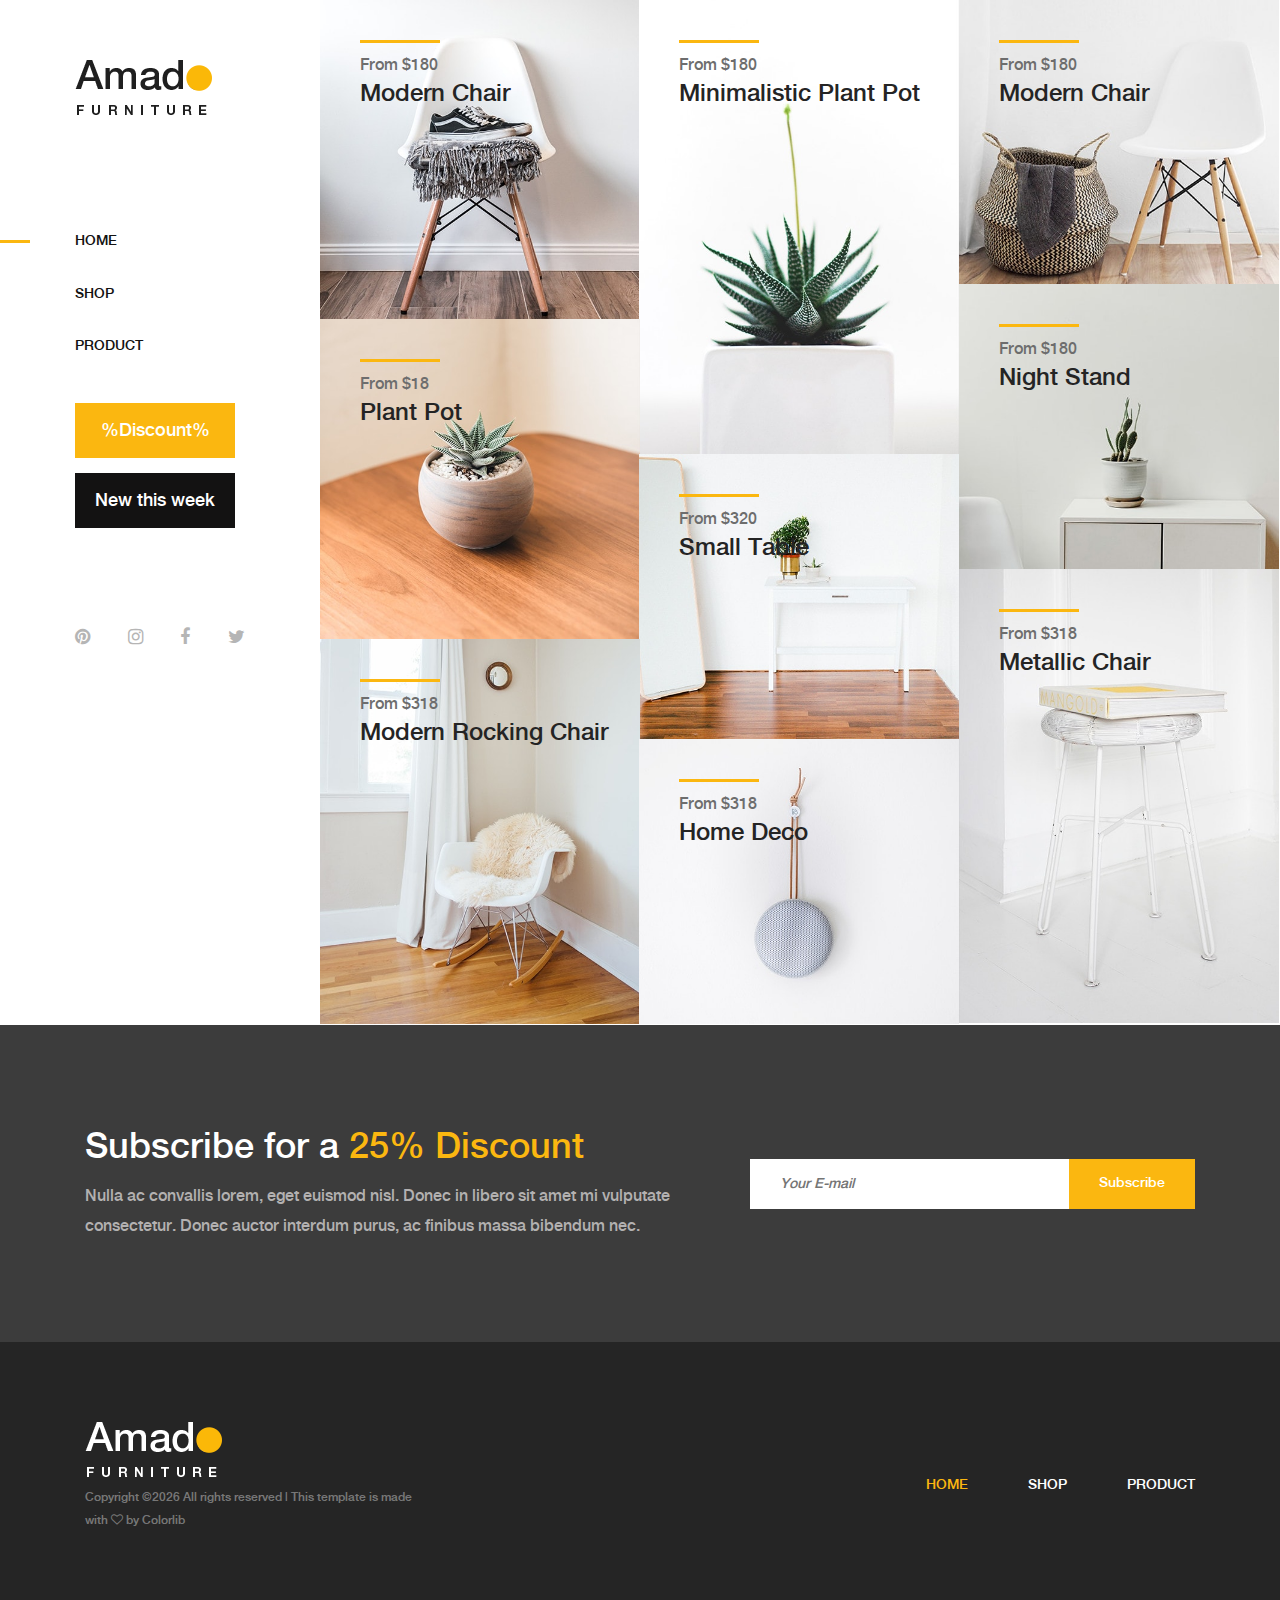
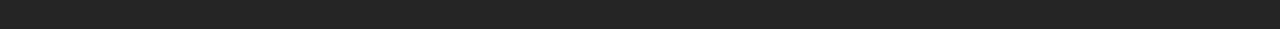
<file: index.html>
<!DOCTYPE html>
<html lang="en">

<head>
    <meta charset="UTF-8">
    <meta name="description" content="">
    <meta http-equiv="X-UA-Compatible" content="IE=edge">
    <meta name="viewport" content="width=device-width, initial-scale=1, shrink-to-fit=no">
    <!-- The above 4 meta tags *must* come first in the head; any other head content must come *after* these tags -->

    <!-- Title  -->
    <title>Amado - Furniture Ecommerce Template | Home</title>

    <!-- Favicon  -->
    <link rel="icon" href="img/core-img/favicon.ico">

    <!-- Core Style CSS -->
    <link rel="stylesheet" href="css/core-style.css">
    <link rel="stylesheet" href="style.css">

</head>

<body>
    <!-- Search Wrapper Area Start -->
    <div class="search-wrapper section-padding-100">
        <div class="search-close">
            <i class="fa fa-close" aria-hidden="true"></i>
        </div>
        <div class="container">
            <div class="row">
                <div class="col-12">
                    <div class="search-content">
                        <form action="#" method="get">
                            <input type="search" name="search" id="search" placeholder="Type your keyword...">
                            <button type="submit"><img src="img/core-img/search.png" alt=""></button>
                        </form>
                    </div>
                </div>
            </div>
        </div>
    </div>
    <!-- Search Wrapper Area End -->

    <!-- ##### Main Content Wrapper Start ##### -->
    <div class="main-content-wrapper d-flex clearfix">

        <!-- Mobile Nav (max width 767px)-->
        <div class="mobile-nav">
            <!-- Navbar Brand -->
            <div class="amado-navbar-brand">
                <a href="index.html"><img src="img/core-img/logo.png" alt=""></a>
            </div>
            <!-- Navbar Toggler -->
            <div class="amado-navbar-toggler">
                <span></span><span></span><span></span>
            </div>
        </div>

        <!-- Header Area Start -->
        <header class="header-area clearfix">
            <!-- Close Icon -->
            <div class="nav-close">
                <i class="fa fa-close" aria-hidden="true"></i>
            </div>
            <!-- Logo -->
            <div class="logo">
                <a href="index.html"><img src="img/core-img/logo.png" alt=""></a>
            </div>
            <!-- Amado Nav -->
            <nav class="amado-nav">
                <ul>
                    <li class="active"><a href="index.html">Home</a></li>
                    <li><a href="shop.html">Shop</a></li>
                    <li><a href="product-details.html">Product</a></li>
                    <!-- <li><a href="cart.html">Cart</a></li>
                    <li><a href="checkout.html">Checkout</a></li> -->
                </ul>
            </nav>
            <!-- Button Group -->
            <div class="amado-btn-group mt-30 mb-100">
                <a href="#" class="btn amado-btn mb-15">%Discount%</a>
                <a href="#" class="btn amado-btn active">New this week</a>
            </div>
            <!-- Cart Menu -->
            <!-- <div class="cart-fav-search mb-100">
                <a href="cart.html" class="cart-nav"><img src="img/core-img/cart.png" alt=""> Cart <span>(0)</span></a>
                <a href="#" class="fav-nav"><img src="img/core-img/favorites.png" alt=""> Favourite</a>
                <a href="#" class="search-nav"><img src="img/core-img/search.png" alt=""> Search</a>
            </div> -->
            <!-- Social Button -->
            <div class="social-info d-flex justify-content-between">
                <a href="#"><i class="fa fa-pinterest" aria-hidden="true"></i></a>
                <a href="#"><i class="fa fa-instagram" aria-hidden="true"></i></a>
                <a href="#"><i class="fa fa-facebook" aria-hidden="true"></i></a>
                <a href="#"><i class="fa fa-twitter" aria-hidden="true"></i></a>
            </div>
        </header>
        <!-- Header Area End -->

        <!-- Product Catagories Area Start -->
        <div class="products-catagories-area clearfix">
            <div class="amado-pro-catagory clearfix">

                <!-- Single Catagory -->
                <div class="single-products-catagory clearfix">
                    <a href="shop.html">
                        <img src="img/bg-img/1.jpg" alt="">
                        <!-- Hover Content -->
                        <div class="hover-content">
                            <div class="line"></div>
                            <p>From $180</p>
                            <h4>Modern Chair</h4>
                        </div>
                    </a>
                </div>

                <!-- Single Catagory -->
                <div class="single-products-catagory clearfix">
                    <a href="shop.html">
                        <img src="img/bg-img/2.jpg" alt="">
                        <!-- Hover Content -->
                        <div class="hover-content">
                            <div class="line"></div>
                            <p>From $180</p>
                            <h4>Minimalistic Plant Pot</h4>
                        </div>
                    </a>
                </div>

                <!-- Single Catagory -->
                <div class="single-products-catagory clearfix">
                    <a href="shop.html">
                        <img src="img/bg-img/3.jpg" alt="">
                        <!-- Hover Content -->
                        <div class="hover-content">
                            <div class="line"></div>
                            <p>From $180</p>
                            <h4>Modern Chair</h4>
                        </div>
                    </a>
                </div>

                <!-- Single Catagory -->
                <div class="single-products-catagory clearfix">
                    <a href="shop.html">
                        <img src="img/bg-img/4.jpg" alt="">
                        <!-- Hover Content -->
                        <div class="hover-content">
                            <div class="line"></div>
                            <p>From $180</p>
                            <h4>Night Stand</h4>
                        </div>
                    </a>
                </div>

                <!-- Single Catagory -->
                <div class="single-products-catagory clearfix">
                    <a href="shop.html">
                        <img src="img/bg-img/5.jpg" alt="">
                        <!-- Hover Content -->
                        <div class="hover-content">
                            <div class="line"></div>
                            <p>From $18</p>
                            <h4>Plant Pot</h4>
                        </div>
                    </a>
                </div>

                <!-- Single Catagory -->
                <div class="single-products-catagory clearfix">
                    <a href="shop.html">
                        <img src="img/bg-img/6.jpg" alt="">
                        <!-- Hover Content -->
                        <div class="hover-content">
                            <div class="line"></div>
                            <p>From $320</p>
                            <h4>Small Table</h4>
                        </div>
                    </a>
                </div>

                <!-- Single Catagory -->
                <div class="single-products-catagory clearfix">
                    <a href="shop.html">
                        <img src="img/bg-img/7.jpg" alt="">
                        <!-- Hover Content -->
                        <div class="hover-content">
                            <div class="line"></div>
                            <p>From $318</p>
                            <h4>Metallic Chair</h4>
                        </div>
                    </a>
                </div>

                <!-- Single Catagory -->
                <div class="single-products-catagory clearfix">
                    <a href="shop.html">
                        <img src="img/bg-img/8.jpg" alt="">
                        <!-- Hover Content -->
                        <div class="hover-content">
                            <div class="line"></div>
                            <p>From $318</p>
                            <h4>Modern Rocking Chair</h4>
                        </div>
                    </a>
                </div>

                <!-- Single Catagory -->
                <div class="single-products-catagory clearfix">
                    <a href="shop.html">
                        <img src="img/bg-img/9.jpg" alt="">
                        <!-- Hover Content -->
                        <div class="hover-content">
                            <div class="line"></div>
                            <p>From $318</p>
                            <h4>Home Deco</h4>
                        </div>
                    </a>
                </div>
            </div>
        </div>
        <!-- Product Catagories Area End -->
    </div>
    <!-- ##### Main Content Wrapper End ##### -->

    <!-- ##### Newsletter Area Start ##### -->
    <section class="newsletter-area section-padding-100-0">
        <div class="container">
            <div class="row align-items-center">
                <!-- Newsletter Text -->
                <div class="col-12 col-lg-6 col-xl-7">
                    <div class="newsletter-text mb-100">
                        <h2>Subscribe for a <span>25% Discount</span></h2>
                        <p>Nulla ac convallis lorem, eget euismod nisl. Donec in libero sit amet mi vulputate consectetur. Donec auctor interdum purus, ac finibus massa bibendum nec.</p>
                    </div>
                </div>
                <!-- Newsletter Form -->
                <div class="col-12 col-lg-6 col-xl-5">
                    <div class="newsletter-form mb-100">
                        <form action="#" method="post">
                            <input type="email" name="email" class="nl-email" placeholder="Your E-mail">
                            <input type="submit" value="Subscribe">
                        </form>
                    </div>
                </div>
            </div>
        </div>
    </section>
    <!-- ##### Newsletter Area End ##### -->

    <!-- ##### Footer Area Start ##### -->
    <footer class="footer_area clearfix">
        <div class="container">
            <div class="row align-items-center">
                <!-- Single Widget Area -->
                <div class="col-12 col-lg-4">
                    <div class="single_widget_area">
                        <!-- Logo -->
                        <div class="footer-logo mr-50">
                            <a href="index.html"><img src="img/core-img/logo2.png" alt=""></a>
                        </div>
                        <!-- Copywrite Text -->
                        <p class="copywrite"><!-- Link back to Colorlib can't be removed. Template is licensed under CC BY 3.0. -->
Copyright &copy;<script>document.write(new Date().getFullYear());</script> All rights reserved | This template is made with <i class="fa fa-heart-o" aria-hidden="true"></i> by <a href="https://colorlib.com" target="_blank">Colorlib</a>
<!-- Link back to Colorlib can't be removed. Template is licensed under CC BY 3.0. --></p>
                    </div>
                </div>
                <!-- Single Widget Area -->
                <div class="col-12 col-lg-8">
                    <div class="single_widget_area">
                        <!-- Footer Menu -->
                        <div class="footer_menu">
                            <nav class="navbar navbar-expand-lg justify-content-end">
                                <button class="navbar-toggler" type="button" data-toggle="collapse" data-target="#footerNavContent" aria-controls="footerNavContent" aria-expanded="false" aria-label="Toggle navigation"><i class="fa fa-bars"></i></button>
                                <div class="collapse navbar-collapse" id="footerNavContent">
                                    <ul class="navbar-nav ml-auto">
                                        <li class="nav-item active">
                                            <a class="nav-link" href="index.html">Home</a>
                                        </li>
                                        <li class="nav-item">
                                            <a class="nav-link" href="shop.html">Shop</a>
                                        </li>
                                        <li class="nav-item">
                                            <a class="nav-link" href="product-details.html">Product</a>
                                        </li>
                                        <!-- <li class="nav-item">
                                            <a class="nav-link" href="cart.html">Cart</a>
                                        </li>
                                        <li class="nav-item">
                                            <a class="nav-link" href="checkout.html">Checkout</a>
                                        </li> -->
                                    </ul>
                                </div>
                            </nav>
                        </div>
                    </div>
                </div>
            </div>
        </div>
    </footer>
    <!-- ##### Footer Area End ##### -->

    <!-- ##### jQuery (Necessary for All JavaScript Plugins) ##### -->
    <script src="js/jquery/jquery-2.2.4.min.js"></script>
    <!-- Popper js -->
    <script src="js/popper.min.js"></script>
    <!-- Bootstrap js -->
    <script src="js/bootstrap.min.js"></script>
    <!-- Plugins js -->
    <script src="js/plugins.js"></script>
    <!-- Active js -->
    <script src="js/active.js"></script>

</body>

</html>
</file>
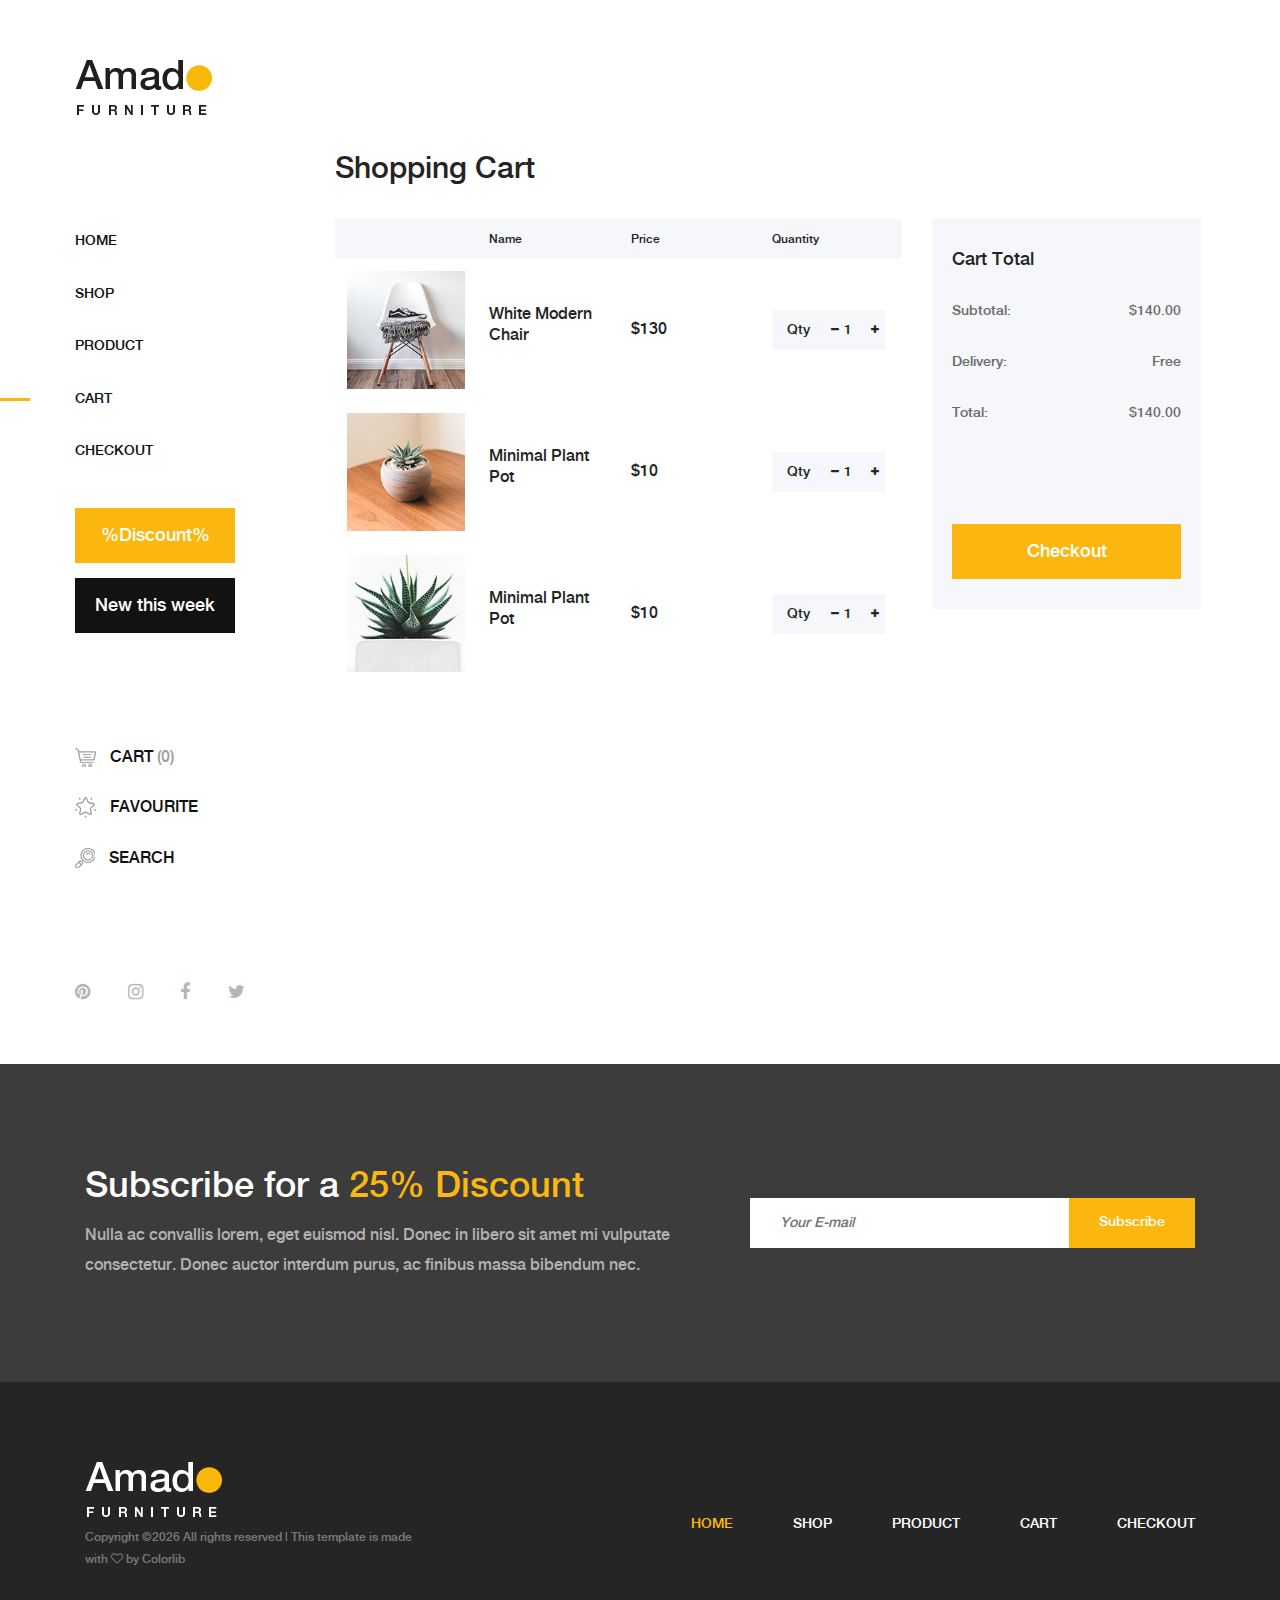
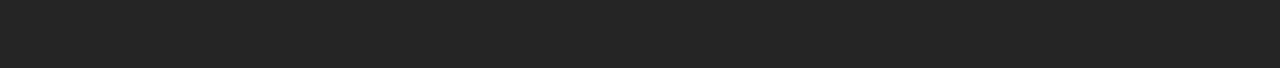
<file: cart.html>
<!DOCTYPE html>
<html lang="en">

<head>
    <meta charset="UTF-8">
    <meta name="description" content="">
    <meta http-equiv="X-UA-Compatible" content="IE=edge">
    <meta name="viewport" content="width=device-width, initial-scale=1, shrink-to-fit=no">
    <!-- The above 4 meta tags *must* come first in the head; any other head content must come *after* these tags -->

    <!-- Title  -->
    <title>Amado - Furniture Ecommerce Template | Cart</title>

    <!-- Favicon  -->
    <link rel="icon" href="img/core-img/favicon.ico">

    <!-- Core Style CSS -->
    <link rel="stylesheet" href="css/core-style.css">
    <link rel="stylesheet" href="style.css">

</head>

<body>
    <!-- Search Wrapper Area Start -->
    <div class="search-wrapper section-padding-100">
        <div class="search-close">
            <i class="fa fa-close" aria-hidden="true"></i>
        </div>
        <div class="container">
            <div class="row">
                <div class="col-12">
                    <div class="search-content">
                        <form action="#" method="get">
                            <input type="search" name="search" id="search" placeholder="Type your keyword...">
                            <button type="submit"><img src="img/core-img/search.png" alt=""></button>
                        </form>
                    </div>
                </div>
            </div>
        </div>
    </div>
    <!-- Search Wrapper Area End -->

    <!-- ##### Main Content Wrapper Start ##### -->
    <div class="main-content-wrapper d-flex clearfix">

        <!-- Mobile Nav (max width 767px)-->
        <div class="mobile-nav">
            <!-- Navbar Brand -->
            <div class="amado-navbar-brand">
                <a href="index.html"><img src="img/core-img/logo.png" alt=""></a>
            </div>
            <!-- Navbar Toggler -->
            <div class="amado-navbar-toggler">
                <span></span><span></span><span></span>
            </div>
        </div>

        <!-- Header Area Start -->
        <header class="header-area clearfix">
            <!-- Close Icon -->
            <div class="nav-close">
                <i class="fa fa-close" aria-hidden="true"></i>
            </div>
            <!-- Logo -->
            <div class="logo">
                <a href="index.html"><img src="img/core-img/logo.png" alt=""></a>
            </div>
            <!-- Amado Nav -->
            <nav class="amado-nav">
                <ul>
                    <li><a href="index.html">Home</a></li>
                    <li><a href="shop.html">Shop</a></li>
                    <li><a href="product-details.html">Product</a></li>
                    <li class="active"><a href="cart.html">Cart</a></li>
                    <li><a href="checkout.html">Checkout</a></li>
                </ul>
            </nav>
            <!-- Button Group -->
            <div class="amado-btn-group mt-30 mb-100">
                <a href="#" class="btn amado-btn mb-15">%Discount%</a>
                <a href="#" class="btn amado-btn active">New this week</a>
            </div>
            <!-- Cart Menu -->
            <div class="cart-fav-search mb-100">
                <a href="cart.html" class="cart-nav"><img src="img/core-img/cart.png" alt=""> Cart <span>(0)</span></a>
                <a href="#" class="fav-nav"><img src="img/core-img/favorites.png" alt=""> Favourite</a>
                <a href="#" class="search-nav"><img src="img/core-img/search.png" alt=""> Search</a>
            </div>
            <!-- Social Button -->
            <div class="social-info d-flex justify-content-between">
                <a href="#"><i class="fa fa-pinterest" aria-hidden="true"></i></a>
                <a href="#"><i class="fa fa-instagram" aria-hidden="true"></i></a>
                <a href="#"><i class="fa fa-facebook" aria-hidden="true"></i></a>
                <a href="#"><i class="fa fa-twitter" aria-hidden="true"></i></a>
            </div>
        </header>
        <!-- Header Area End -->

        <div class="cart-table-area section-padding-100">
            <div class="container-fluid">
                <div class="row">
                    <div class="col-12 col-lg-8">
                        <div class="cart-title mt-50">
                            <h2>Shopping Cart</h2>
                        </div>

                        <div class="cart-table clearfix">
                            <table class="table table-responsive">
                                <thead>
                                    <tr>
                                        <th></th>
                                        <th>Name</th>
                                        <th>Price</th>
                                        <th>Quantity</th>
                                    </tr>
                                </thead>
                                <tbody>
                                    <tr>
                                        <td class="cart_product_img">
                                            <a href="#"><img src="img/bg-img/cart1.jpg" alt="Product"></a>
                                        </td>
                                        <td class="cart_product_desc">
                                            <h5>White Modern Chair</h5>
                                        </td>
                                        <td class="price">
                                            <span>$130</span>
                                        </td>
                                        <td class="qty">
                                            <div class="qty-btn d-flex">
                                                <p>Qty</p>
                                                <div class="quantity">
                                                    <span class="qty-minus" onclick="var effect = document.getElementById('qty'); var qty = effect.value; if( !isNaN( qty ) &amp;&amp; qty &gt; 1 ) effect.value--;return false;"><i class="fa fa-minus" aria-hidden="true"></i></span>
                                                    <input type="number" class="qty-text" id="qty" step="1" min="1" max="300" name="quantity" value="1">
                                                    <span class="qty-plus" onclick="var effect = document.getElementById('qty'); var qty = effect.value; if( !isNaN( qty )) effect.value++;return false;"><i class="fa fa-plus" aria-hidden="true"></i></span>
                                                </div>
                                            </div>
                                        </td>
                                    </tr>
                                    <tr>
                                        <td class="cart_product_img">
                                            <a href="#"><img src="img/bg-img/cart2.jpg" alt="Product"></a>
                                        </td>
                                        <td class="cart_product_desc">
                                            <h5>Minimal Plant Pot</h5>
                                        </td>
                                        <td class="price">
                                            <span>$10</span>
                                        </td>
                                        <td class="qty">
                                            <div class="qty-btn d-flex">
                                                <p>Qty</p>
                                                <div class="quantity">
                                                    <span class="qty-minus" onclick="var effect = document.getElementById('qty2'); var qty = effect.value; if( !isNaN( qty ) &amp;&amp; qty &gt; 1 ) effect.value--;return false;"><i class="fa fa-minus" aria-hidden="true"></i></span>
                                                    <input type="number" class="qty-text" id="qty2" step="1" min="1" max="300" name="quantity" value="1">
                                                    <span class="qty-plus" onclick="var effect = document.getElementById('qty2'); var qty = effect.value; if( !isNaN( qty )) effect.value++;return false;"><i class="fa fa-plus" aria-hidden="true"></i></span>
                                                </div>
                                            </div>
                                        </td>
                                    </tr>
                                    <tr>
                                        <td class="cart_product_img">
                                            <a href="#"><img src="img/bg-img/cart3.jpg" alt="Product"></a>
                                        </td>
                                        <td class="cart_product_desc">
                                            <h5>Minimal Plant Pot</h5>
                                        </td>
                                        <td class="price">
                                            <span>$10</span>
                                        </td>
                                        <td class="qty">
                                            <div class="qty-btn d-flex">
                                                <p>Qty</p>
                                                <div class="quantity">
                                                    <span class="qty-minus" onclick="var effect = document.getElementById('qty3'); var qty = effect.value; if( !isNaN( qty ) &amp;&amp; qty &gt; 1 ) effect.value--;return false;"><i class="fa fa-minus" aria-hidden="true"></i></span>
                                                    <input type="number" class="qty-text" id="qty3" step="1" min="1" max="300" name="quantity" value="1">
                                                    <span class="qty-plus" onclick="var effect = document.getElementById('qty3'); var qty = effect.value; if( !isNaN( qty )) effect.value++;return false;"><i class="fa fa-plus" aria-hidden="true"></i></span>
                                                </div>
                                            </div>
                                        </td>
                                    </tr>
                                </tbody>
                            </table>
                        </div>
                    </div>
                    <div class="col-12 col-lg-4">
                        <div class="cart-summary">
                            <h5>Cart Total</h5>
                            <ul class="summary-table">
                                <li><span>subtotal:</span> <span>$140.00</span></li>
                                <li><span>delivery:</span> <span>Free</span></li>
                                <li><span>total:</span> <span>$140.00</span></li>
                            </ul>
                            <div class="cart-btn mt-100">
                                <a href="cart.html" class="btn amado-btn w-100">Checkout</a>
                            </div>
                        </div>
                    </div>
                </div>
            </div>
        </div>
    </div>
    <!-- ##### Main Content Wrapper End ##### -->

    <!-- ##### Newsletter Area Start ##### -->
    <section class="newsletter-area section-padding-100-0">
        <div class="container">
            <div class="row align-items-center">
                <!-- Newsletter Text -->
                <div class="col-12 col-lg-6 col-xl-7">
                    <div class="newsletter-text mb-100">
                        <h2>Subscribe for a <span>25% Discount</span></h2>
                        <p>Nulla ac convallis lorem, eget euismod nisl. Donec in libero sit amet mi vulputate consectetur. Donec auctor interdum purus, ac finibus massa bibendum nec.</p>
                    </div>
                </div>
                <!-- Newsletter Form -->
                <div class="col-12 col-lg-6 col-xl-5">
                    <div class="newsletter-form mb-100">
                        <form action="#" method="post">
                            <input type="email" name="email" class="nl-email" placeholder="Your E-mail">
                            <input type="submit" value="Subscribe">
                        </form>
                    </div>
                </div>
            </div>
        </div>
    </section>
    <!-- ##### Newsletter Area End ##### -->

    <!-- ##### Footer Area Start ##### -->
    <footer class="footer_area clearfix">
        <div class="container">
            <div class="row align-items-center">
                <!-- Single Widget Area -->
                <div class="col-12 col-lg-4">
                    <div class="single_widget_area">
                        <!-- Logo -->
                        <div class="footer-logo mr-50">
                            <a href="index.html"><img src="img/core-img/logo2.png" alt=""></a>
                        </div>
                        <!-- Copywrite Text -->
                        <p class="copywrite"><!-- Link back to Colorlib can't be removed. Template is licensed under CC BY 3.0. -->
Copyright &copy;<script>document.write(new Date().getFullYear());</script> All rights reserved | This template is made with <i class="fa fa-heart-o" aria-hidden="true"></i> by <a href="https://colorlib.com" target="_blank">Colorlib</a>
<!-- Link back to Colorlib can't be removed. Template is licensed under CC BY 3.0. --></p>
                    </div>
                </div>
                <!-- Single Widget Area -->
                <div class="col-12 col-lg-8">
                    <div class="single_widget_area">
                        <!-- Footer Menu -->
                        <div class="footer_menu">
                            <nav class="navbar navbar-expand-lg justify-content-end">
                                <button class="navbar-toggler" type="button" data-toggle="collapse" data-target="#footerNavContent" aria-controls="footerNavContent" aria-expanded="false" aria-label="Toggle navigation"><i class="fa fa-bars"></i></button>
                                <div class="collapse navbar-collapse" id="footerNavContent">
                                    <ul class="navbar-nav ml-auto">
                                        <li class="nav-item active">
                                            <a class="nav-link" href="index.html">Home</a>
                                        </li>
                                        <li class="nav-item">
                                            <a class="nav-link" href="shop.html">Shop</a>
                                        </li>
                                        <li class="nav-item">
                                            <a class="nav-link" href="product-details.html">Product</a>
                                        </li>
                                        <li class="nav-item">
                                            <a class="nav-link" href="cart.html">Cart</a>
                                        </li>
                                        <li class="nav-item">
                                            <a class="nav-link" href="checkout.html">Checkout</a>
                                        </li>
                                    </ul>
                                </div>
                            </nav>
                        </div>
                    </div>
                </div>
            </div>
        </div>
    </footer>
    <!-- ##### Footer Area End ##### -->

    <!-- ##### jQuery (Necessary for All JavaScript Plugins) ##### -->
    <script src="js/jquery/jquery-2.2.4.min.js"></script>
    <!-- Popper js -->
    <script src="js/popper.min.js"></script>
    <!-- Bootstrap js -->
    <script src="js/bootstrap.min.js"></script>
    <!-- Plugins js -->
    <script src="js/plugins.js"></script>
    <!-- Active js -->
    <script src="js/active.js"></script>

</body>

</html>
</file>
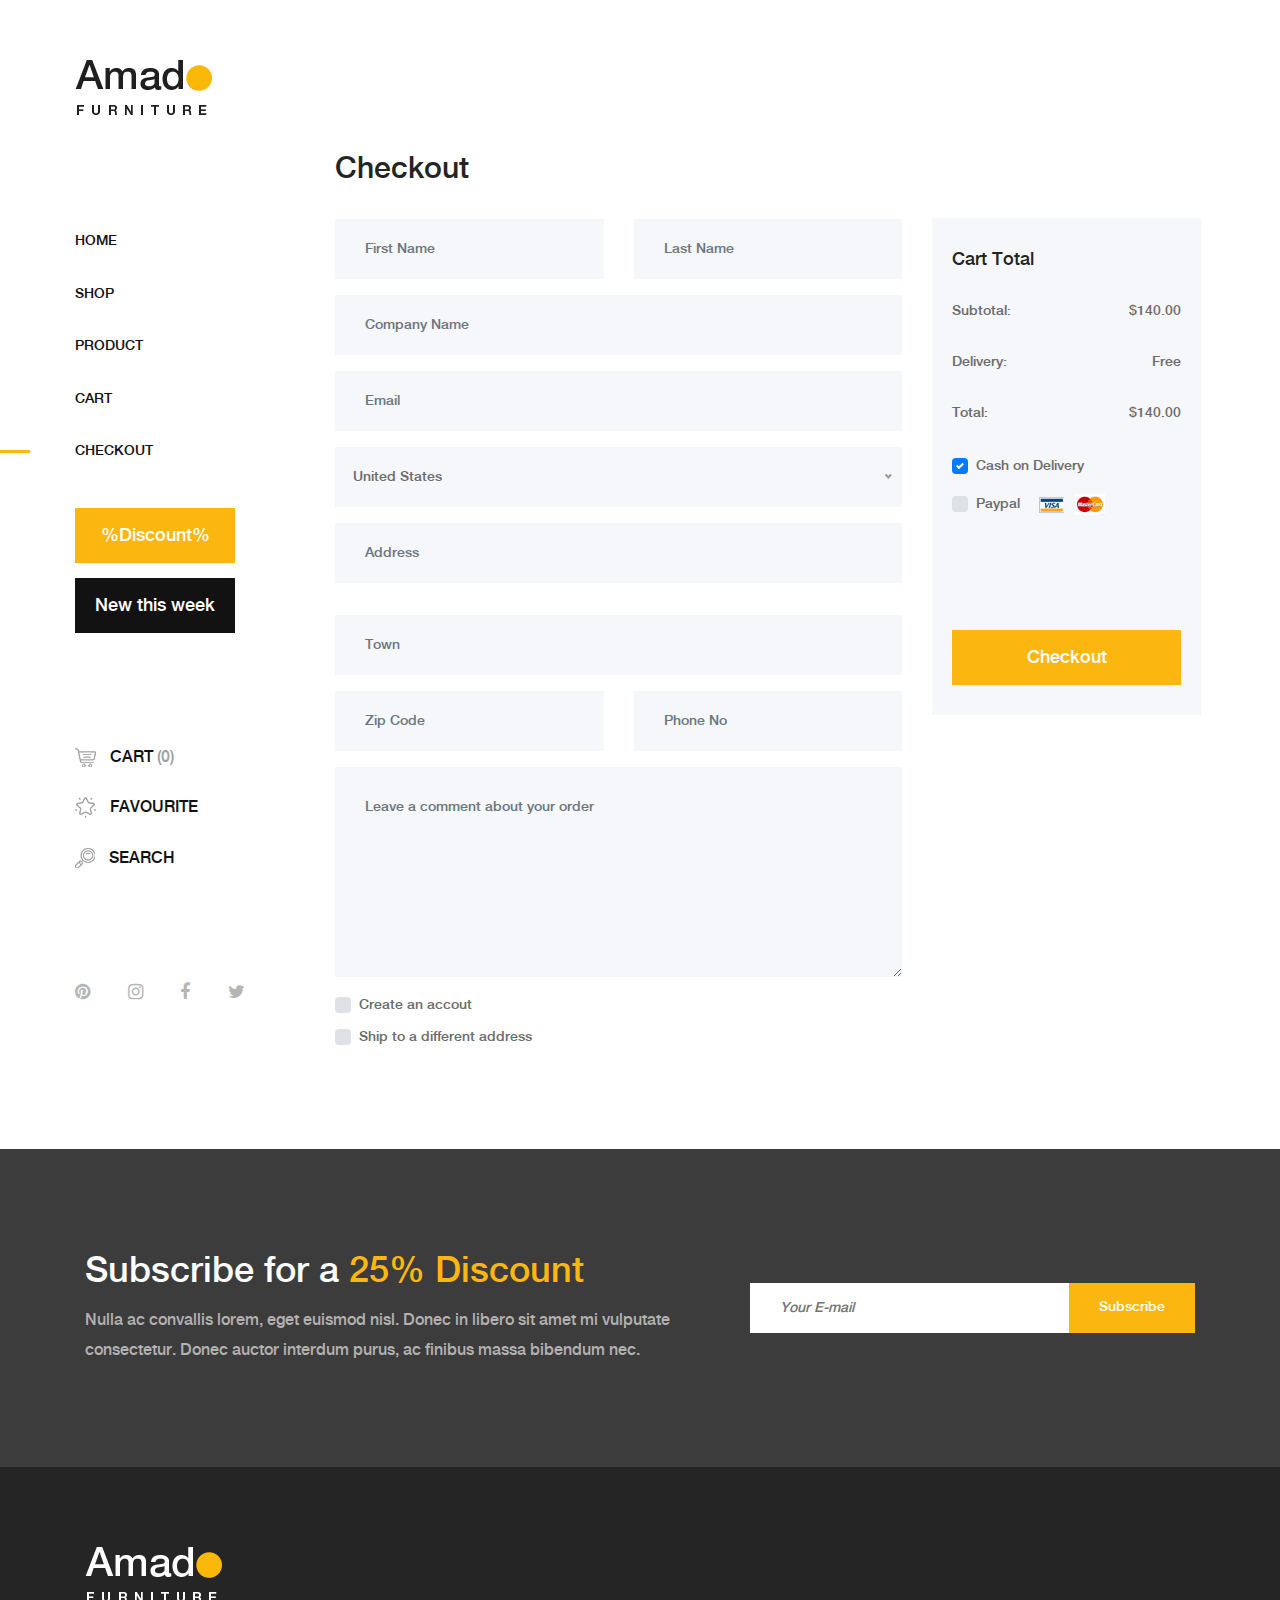
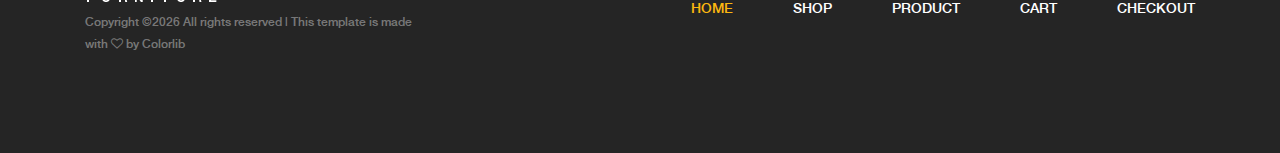
<file: checkout.html>
<!DOCTYPE html>
<html lang="en">

<head>
    <meta charset="UTF-8">
    <meta name="description" content="">
    <meta http-equiv="X-UA-Compatible" content="IE=edge">
    <meta name="viewport" content="width=device-width, initial-scale=1, shrink-to-fit=no">
    <!-- The above 4 meta tags *must* come first in the head; any other head content must come *after* these tags -->

    <!-- Title  -->
    <title>Amado - Furniture Ecommerce Template | Checkout</title>

    <!-- Favicon  -->
    <link rel="icon" href="img/core-img/favicon.ico">

    <!-- Core Style CSS -->
    <link rel="stylesheet" href="css/core-style.css">
    <link rel="stylesheet" href="style.css">

</head>

<body>
    <!-- Search Wrapper Area Start -->
    <div class="search-wrapper section-padding-100">
        <div class="search-close">
            <i class="fa fa-close" aria-hidden="true"></i>
        </div>
        <div class="container">
            <div class="row">
                <div class="col-12">
                    <div class="search-content">
                        <form action="#" method="get">
                            <input type="search" name="search" id="search" placeholder="Type your keyword...">
                            <button type="submit"><img src="img/core-img/search.png" alt=""></button>
                        </form>
                    </div>
                </div>
            </div>
        </div>
    </div>
    <!-- Search Wrapper Area End -->

    <!-- ##### Main Content Wrapper Start ##### -->
    <div class="main-content-wrapper d-flex clearfix">

        <!-- Mobile Nav (max width 767px)-->
        <div class="mobile-nav">
            <!-- Navbar Brand -->
            <div class="amado-navbar-brand">
                <a href="index.html"><img src="img/core-img/logo.png" alt=""></a>
            </div>
            <!-- Navbar Toggler -->
            <div class="amado-navbar-toggler">
                <span></span><span></span><span></span>
            </div>
        </div>

        <!-- Header Area Start -->
        <header class="header-area clearfix">
            <!-- Close Icon -->
            <div class="nav-close">
                <i class="fa fa-close" aria-hidden="true"></i>
            </div>
            <!-- Logo -->
            <div class="logo">
                <a href="index.html"><img src="img/core-img/logo.png" alt=""></a>
            </div>
            <!-- Amado Nav -->
            <nav class="amado-nav">
                <ul>
                    <li><a href="index.html">Home</a></li>
                    <li><a href="shop.html">Shop</a></li>
                    <li><a href="product-details.html">Product</a></li>
                    <li><a href="cart.html">Cart</a></li>
                    <li class="active"><a href="checkout.html">Checkout</a></li>
                </ul>
            </nav>
            <!-- Button Group -->
            <div class="amado-btn-group mt-30 mb-100">
                <a href="#" class="btn amado-btn mb-15">%Discount%</a>
                <a href="#" class="btn amado-btn active">New this week</a>
            </div>
            <!-- Cart Menu -->
            <div class="cart-fav-search mb-100">
                <a href="cart.html" class="cart-nav"><img src="img/core-img/cart.png" alt=""> Cart <span>(0)</span></a>
                <a href="#" class="fav-nav"><img src="img/core-img/favorites.png" alt=""> Favourite</a>
                <a href="#" class="search-nav"><img src="img/core-img/search.png" alt=""> Search</a>
            </div>
            <!-- Social Button -->
            <div class="social-info d-flex justify-content-between">
                <a href="#"><i class="fa fa-pinterest" aria-hidden="true"></i></a>
                <a href="#"><i class="fa fa-instagram" aria-hidden="true"></i></a>
                <a href="#"><i class="fa fa-facebook" aria-hidden="true"></i></a>
                <a href="#"><i class="fa fa-twitter" aria-hidden="true"></i></a>
            </div>
        </header>
        <!-- Header Area End -->

        <div class="cart-table-area section-padding-100">
            <div class="container-fluid">
                <div class="row">
                    <div class="col-12 col-lg-8">
                        <div class="checkout_details_area mt-50 clearfix">

                            <div class="cart-title">
                                <h2>Checkout</h2>
                            </div>

                            <form action="#" method="post">
                                <div class="row">
                                    <div class="col-md-6 mb-3">
                                        <input type="text" class="form-control" id="first_name" value="" placeholder="First Name" required>
                                    </div>
                                    <div class="col-md-6 mb-3">
                                        <input type="text" class="form-control" id="last_name" value="" placeholder="Last Name" required>
                                    </div>
                                    <div class="col-12 mb-3">
                                        <input type="text" class="form-control" id="company" placeholder="Company Name" value="">
                                    </div>
                                    <div class="col-12 mb-3">
                                        <input type="email" class="form-control" id="email" placeholder="Email" value="">
                                    </div>
                                    <div class="col-12 mb-3">
                                        <select class="w-100" id="country">
                                        <option value="usa">United States</option>
                                        <option value="uk">United Kingdom</option>
                                        <option value="ger">Germany</option>
                                        <option value="fra">France</option>
                                        <option value="ind">India</option>
                                        <option value="aus">Australia</option>
                                        <option value="bra">Brazil</option>
                                        <option value="cana">Canada</option>
                                    </select>
                                    </div>
                                    <div class="col-12 mb-3">
                                        <input type="text" class="form-control mb-3" id="street_address" placeholder="Address" value="">
                                    </div>
                                    <div class="col-12 mb-3">
                                        <input type="text" class="form-control" id="city" placeholder="Town" value="">
                                    </div>
                                    <div class="col-md-6 mb-3">
                                        <input type="text" class="form-control" id="zipCode" placeholder="Zip Code" value="">
                                    </div>
                                    <div class="col-md-6 mb-3">
                                        <input type="number" class="form-control" id="phone_number" min="0" placeholder="Phone No" value="">
                                    </div>
                                    <div class="col-12 mb-3">
                                        <textarea name="comment" class="form-control w-100" id="comment" cols="30" rows="10" placeholder="Leave a comment about your order"></textarea>
                                    </div>

                                    <div class="col-12">
                                        <div class="custom-control custom-checkbox d-block mb-2">
                                            <input type="checkbox" class="custom-control-input" id="customCheck2">
                                            <label class="custom-control-label" for="customCheck2">Create an accout</label>
                                        </div>
                                        <div class="custom-control custom-checkbox d-block">
                                            <input type="checkbox" class="custom-control-input" id="customCheck3">
                                            <label class="custom-control-label" for="customCheck3">Ship to a different address</label>
                                        </div>
                                    </div>
                                </div>
                            </form>
                        </div>
                    </div>
                    <div class="col-12 col-lg-4">
                        <div class="cart-summary">
                            <h5>Cart Total</h5>
                            <ul class="summary-table">
                                <li><span>subtotal:</span> <span>$140.00</span></li>
                                <li><span>delivery:</span> <span>Free</span></li>
                                <li><span>total:</span> <span>$140.00</span></li>
                            </ul>

                            <div class="payment-method">
                                <!-- Cash on delivery -->
                                <div class="custom-control custom-checkbox mr-sm-2">
                                    <input type="checkbox" class="custom-control-input" id="cod" checked>
                                    <label class="custom-control-label" for="cod">Cash on Delivery</label>
                                </div>
                                <!-- Paypal -->
                                <div class="custom-control custom-checkbox mr-sm-2">
                                    <input type="checkbox" class="custom-control-input" id="paypal">
                                    <label class="custom-control-label" for="paypal">Paypal <img class="ml-15" src="img/core-img/paypal.png" alt=""></label>
                                </div>
                            </div>

                            <div class="cart-btn mt-100">
                                <a href="#" class="btn amado-btn w-100">Checkout</a>
                            </div>
                        </div>
                    </div>
                </div>
            </div>
        </div>
    </div>
    <!-- ##### Main Content Wrapper End ##### -->

    <!-- ##### Newsletter Area Start ##### -->
    <section class="newsletter-area section-padding-100-0">
        <div class="container">
            <div class="row align-items-center">
                <!-- Newsletter Text -->
                <div class="col-12 col-lg-6 col-xl-7">
                    <div class="newsletter-text mb-100">
                        <h2>Subscribe for a <span>25% Discount</span></h2>
                        <p>Nulla ac convallis lorem, eget euismod nisl. Donec in libero sit amet mi vulputate consectetur. Donec auctor interdum purus, ac finibus massa bibendum nec.</p>
                    </div>
                </div>
                <!-- Newsletter Form -->
                <div class="col-12 col-lg-6 col-xl-5">
                    <div class="newsletter-form mb-100">
                        <form action="#" method="post">
                            <input type="email" name="email" class="nl-email" placeholder="Your E-mail">
                            <input type="submit" value="Subscribe">
                        </form>
                    </div>
                </div>
            </div>
        </div>
    </section>
    <!-- ##### Newsletter Area End ##### -->

    <!-- ##### Footer Area Start ##### -->
    <footer class="footer_area clearfix">
        <div class="container">
            <div class="row align-items-center">
                <!-- Single Widget Area -->
                <div class="col-12 col-lg-4">
                    <div class="single_widget_area">
                        <!-- Logo -->
                        <div class="footer-logo mr-50">
                            <a href="index.html"><img src="img/core-img/logo2.png" alt=""></a>
                        </div>
                        <!-- Copywrite Text -->
                        <p class="copywrite"><!-- Link back to Colorlib can't be removed. Template is licensed under CC BY 3.0. -->
Copyright &copy;<script>document.write(new Date().getFullYear());</script> All rights reserved | This template is made with <i class="fa fa-heart-o" aria-hidden="true"></i> by <a href="https://colorlib.com" target="_blank">Colorlib</a>
<!-- Link back to Colorlib can't be removed. Template is licensed under CC BY 3.0. --></p>
                    </div>
                </div>
                <!-- Single Widget Area -->
                <div class="col-12 col-lg-8">
                    <div class="single_widget_area">
                        <!-- Footer Menu -->
                        <div class="footer_menu">
                            <nav class="navbar navbar-expand-lg justify-content-end">
                                <button class="navbar-toggler" type="button" data-toggle="collapse" data-target="#footerNavContent" aria-controls="footerNavContent" aria-expanded="false" aria-label="Toggle navigation"><i class="fa fa-bars"></i></button>
                                <div class="collapse navbar-collapse" id="footerNavContent">
                                    <ul class="navbar-nav ml-auto">
                                        <li class="nav-item active">
                                            <a class="nav-link" href="index.html">Home</a>
                                        </li>
                                        <li class="nav-item">
                                            <a class="nav-link" href="shop.html">Shop</a>
                                        </li>
                                        <li class="nav-item">
                                            <a class="nav-link" href="product-details.html">Product</a>
                                        </li>
                                        <li class="nav-item">
                                            <a class="nav-link" href="cart.html">Cart</a>
                                        </li>
                                        <li class="nav-item">
                                            <a class="nav-link" href="checkout.html">Checkout</a>
                                        </li>
                                    </ul>
                                </div>
                            </nav>
                        </div>
                    </div>
                </div>
            </div>
        </div>
    </footer>
    <!-- ##### Footer Area End ##### -->

    <!-- ##### jQuery (Necessary for All JavaScript Plugins) ##### -->
    <script src="js/jquery/jquery-2.2.4.min.js"></script>
    <!-- Popper js -->
    <script src="js/popper.min.js"></script>
    <!-- Bootstrap js -->
    <script src="js/bootstrap.min.js"></script>
    <!-- Plugins js -->
    <script src="js/plugins.js"></script>
    <!-- Active js -->
    <script src="js/active.js"></script>

</body>

</html>
</file>
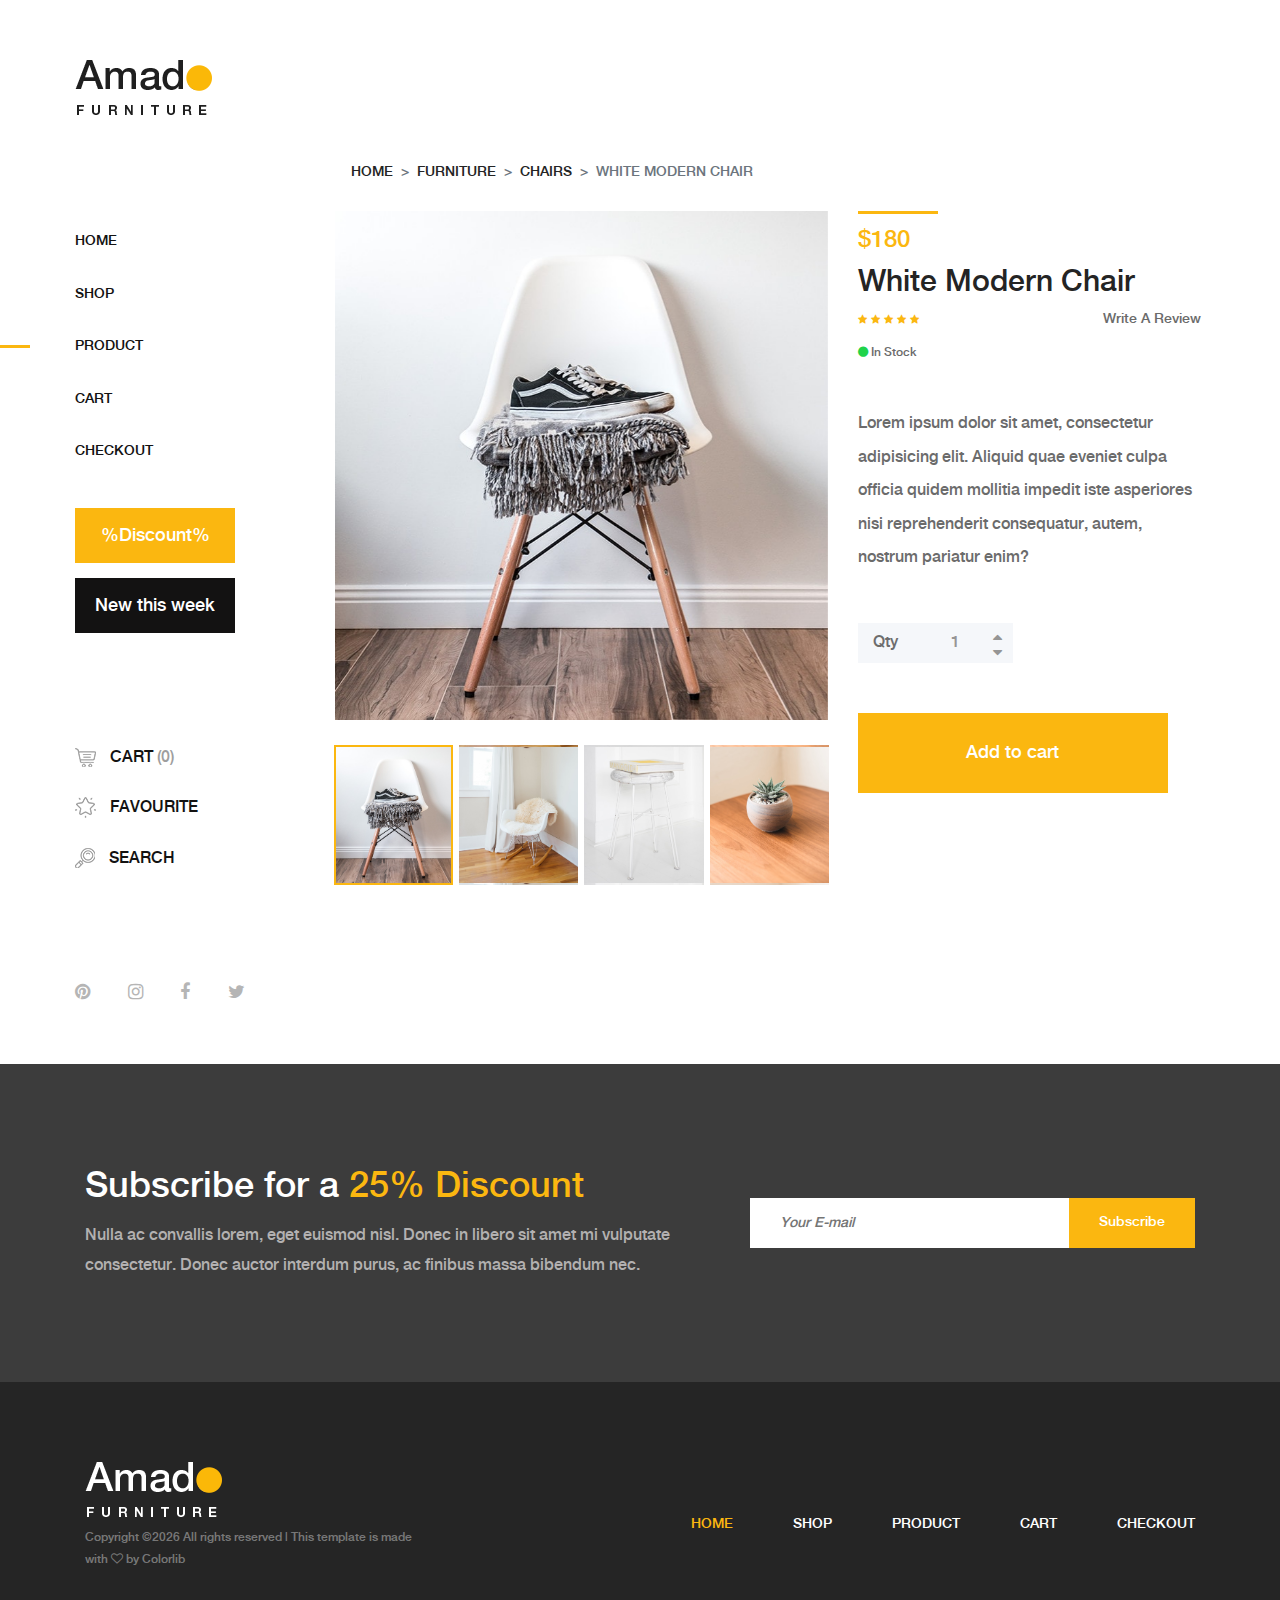
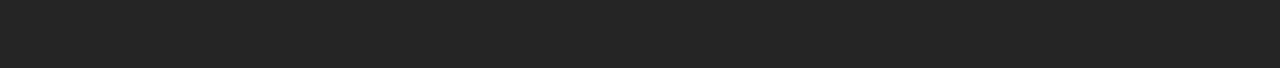
<file: product-details.html>
<!DOCTYPE html>
<html lang="en">

<head>
    <meta charset="UTF-8">
    <meta name="description" content="">
    <meta http-equiv="X-UA-Compatible" content="IE=edge">
    <meta name="viewport" content="width=device-width, initial-scale=1, shrink-to-fit=no">
    <!-- The above 4 meta tags *must* come first in the head; any other head content must come *after* these tags -->

    <!-- Title  -->
    <title>Amado - Furniture Ecommerce Template | Product Details</title>

    <!-- Favicon  -->
    <link rel="icon" href="img/core-img/favicon.ico">

    <!-- Core Style CSS -->
    <link rel="stylesheet" href="css/core-style.css">
    <link rel="stylesheet" href="style.css">

</head>

<body>
    <!-- Search Wrapper Area Start -->
    <div class="search-wrapper section-padding-100">
        <div class="search-close">
            <i class="fa fa-close" aria-hidden="true"></i>
        </div>
        <div class="container">
            <div class="row">
                <div class="col-12">
                    <div class="search-content">
                        <form action="#" method="get">
                            <input type="search" name="search" id="search" placeholder="Type your keyword...">
                            <button type="submit"><img src="img/core-img/search.png" alt=""></button>
                        </form>
                    </div>
                </div>
            </div>
        </div>
    </div>
    <!-- Search Wrapper Area End -->

    <!-- ##### Main Content Wrapper Start ##### -->
    <div class="main-content-wrapper d-flex clearfix">

        <!-- Mobile Nav (max width 767px)-->
        <div class="mobile-nav">
            <!-- Navbar Brand -->
            <div class="amado-navbar-brand">
                <a href="index.html"><img src="img/core-img/logo.png" alt=""></a>
            </div>
            <!-- Navbar Toggler -->
            <div class="amado-navbar-toggler">
                <span></span><span></span><span></span>
            </div>
        </div>

        <!-- Header Area Start -->
        <header class="header-area clearfix">
            <!-- Close Icon -->
            <div class="nav-close">
                <i class="fa fa-close" aria-hidden="true"></i>
            </div>
            <!-- Logo -->
            <div class="logo">
                <a href="index.html"><img src="img/core-img/logo.png" alt=""></a>
            </div>
            <!-- Amado Nav -->
            <nav class="amado-nav">
                <ul>
                    <li><a href="index.html">Home</a></li>
                    <li><a href="shop.html">Shop</a></li>
                    <li class="active"><a href="product-details.html">Product</a></li>
                    <li><a href="cart.html">Cart</a></li>
                    <li><a href="checkout.html">Checkout</a></li>
                </ul>
            </nav>
            <!-- Button Group -->
            <div class="amado-btn-group mt-30 mb-100">
                <a href="#" class="btn amado-btn mb-15">%Discount%</a>
                <a href="#" class="btn amado-btn active">New this week</a>
            </div>
            <!-- Cart Menu -->
            <div class="cart-fav-search mb-100">
                <a href="cart.html" class="cart-nav"><img src="img/core-img/cart.png" alt=""> Cart <span>(0)</span></a>
                <a href="#" class="fav-nav"><img src="img/core-img/favorites.png" alt=""> Favourite</a>
                <a href="#" class="search-nav"><img src="img/core-img/search.png" alt=""> Search</a>
            </div>
            <!-- Social Button -->
            <div class="social-info d-flex justify-content-between">
                <a href="#"><i class="fa fa-pinterest" aria-hidden="true"></i></a>
                <a href="#"><i class="fa fa-instagram" aria-hidden="true"></i></a>
                <a href="#"><i class="fa fa-facebook" aria-hidden="true"></i></a>
                <a href="#"><i class="fa fa-twitter" aria-hidden="true"></i></a>
            </div>
        </header>
        <!-- Header Area End -->

        <!-- Product Details Area Start -->
        <div class="single-product-area section-padding-100 clearfix">
            <div class="container-fluid">

                <div class="row">
                    <div class="col-12">
                        <nav aria-label="breadcrumb">
                            <ol class="breadcrumb mt-50">
                                <li class="breadcrumb-item"><a href="#">Home</a></li>
                                <li class="breadcrumb-item"><a href="#">Furniture</a></li>
                                <li class="breadcrumb-item"><a href="#">Chairs</a></li>
                                <li class="breadcrumb-item active" aria-current="page">white modern chair</li>
                            </ol>
                        </nav>
                    </div>
                </div>

                <div class="row">
                    <div class="col-12 col-lg-7">
                        <div class="single_product_thumb">
                            <div id="product_details_slider" class="carousel slide" data-ride="carousel">
                                <ol class="carousel-indicators">
                                    <li class="active" data-target="#product_details_slider" data-slide-to="0" style="background-image: url(img/product-img/pro-big-1.jpg);">
                                    </li>
                                    <li data-target="#product_details_slider" data-slide-to="1" style="background-image: url(img/product-img/pro-big-2.jpg);">
                                    </li>
                                    <li data-target="#product_details_slider" data-slide-to="2" style="background-image: url(img/product-img/pro-big-3.jpg);">
                                    </li>
                                    <li data-target="#product_details_slider" data-slide-to="3" style="background-image: url(img/product-img/pro-big-4.jpg);">
                                    </li>
                                </ol>
                                <div class="carousel-inner">
                                    <div class="carousel-item active">
                                        <a class="gallery_img" href="img/product-img/pro-big-1.jpg">
                                            <img class="d-block w-100" src="img/product-img/pro-big-1.jpg" alt="First slide">
                                        </a>
                                    </div>
                                    <div class="carousel-item">
                                        <a class="gallery_img" href="img/product-img/pro-big-2.jpg">
                                            <img class="d-block w-100" src="img/product-img/pro-big-2.jpg" alt="Second slide">
                                        </a>
                                    </div>
                                    <div class="carousel-item">
                                        <a class="gallery_img" href="img/product-img/pro-big-3.jpg">
                                            <img class="d-block w-100" src="img/product-img/pro-big-3.jpg" alt="Third slide">
                                        </a>
                                    </div>
                                    <div class="carousel-item">
                                        <a class="gallery_img" href="img/product-img/pro-big-4.jpg">
                                            <img class="d-block w-100" src="img/product-img/pro-big-4.jpg" alt="Fourth slide">
                                        </a>
                                    </div>
                                </div>
                            </div>
                        </div>
                    </div>
                    <div class="col-12 col-lg-5">
                        <div class="single_product_desc">
                            <!-- Product Meta Data -->
                            <div class="product-meta-data">
                                <div class="line"></div>
                                <p class="product-price">$180</p>
                                <a href="product-details.html">
                                    <h6>White Modern Chair</h6>
                                </a>
                                <!-- Ratings & Review -->
                                <div class="ratings-review mb-15 d-flex align-items-center justify-content-between">
                                    <div class="ratings">
                                        <i class="fa fa-star" aria-hidden="true"></i>
                                        <i class="fa fa-star" aria-hidden="true"></i>
                                        <i class="fa fa-star" aria-hidden="true"></i>
                                        <i class="fa fa-star" aria-hidden="true"></i>
                                        <i class="fa fa-star" aria-hidden="true"></i>
                                    </div>
                                    <div class="review">
                                        <a href="#">Write A Review</a>
                                    </div>
                                </div>
                                <!-- Avaiable -->
                                <p class="avaibility"><i class="fa fa-circle"></i> In Stock</p>
                            </div>

                            <div class="short_overview my-5">
                                <p>Lorem ipsum dolor sit amet, consectetur adipisicing elit. Aliquid quae eveniet culpa officia quidem mollitia impedit iste asperiores nisi reprehenderit consequatur, autem, nostrum pariatur enim?</p>
                            </div>

                            <!-- Add to Cart Form -->
                            <form class="cart clearfix" method="post">
                                <div class="cart-btn d-flex mb-50">
                                    <p>Qty</p>
                                    <div class="quantity">
                                        <span class="qty-minus" onclick="var effect = document.getElementById('qty'); var qty = effect.value; if( !isNaN( qty ) &amp;&amp; qty &gt; 1 ) effect.value--;return false;"><i class="fa fa-caret-down" aria-hidden="true"></i></span>
                                        <input type="number" class="qty-text" id="qty" step="1" min="1" max="300" name="quantity" value="1">
                                        <span class="qty-plus" onclick="var effect = document.getElementById('qty'); var qty = effect.value; if( !isNaN( qty )) effect.value++;return false;"><i class="fa fa-caret-up" aria-hidden="true"></i></span>
                                    </div>
                                </div>
                                <button type="submit" name="addtocart" value="5" class="btn amado-btn">Add to cart</button>
                            </form>

                        </div>
                    </div>
                </div>
            </div>
        </div>
        <!-- Product Details Area End -->
    </div>
    <!-- ##### Main Content Wrapper End ##### -->

    <!-- ##### Newsletter Area Start ##### -->
    <section class="newsletter-area section-padding-100-0">
        <div class="container">
            <div class="row align-items-center">
                <!-- Newsletter Text -->
                <div class="col-12 col-lg-6 col-xl-7">
                    <div class="newsletter-text mb-100">
                        <h2>Subscribe for a <span>25% Discount</span></h2>
                        <p>Nulla ac convallis lorem, eget euismod nisl. Donec in libero sit amet mi vulputate consectetur. Donec auctor interdum purus, ac finibus massa bibendum nec.</p>
                    </div>
                </div>
                <!-- Newsletter Form -->
                <div class="col-12 col-lg-6 col-xl-5">
                    <div class="newsletter-form mb-100">
                        <form action="#" method="post">
                            <input type="email" name="email" class="nl-email" placeholder="Your E-mail">
                            <input type="submit" value="Subscribe">
                        </form>
                    </div>
                </div>
            </div>
        </div>
    </section>
    <!-- ##### Newsletter Area End ##### -->

    <!-- ##### Footer Area Start ##### -->
    <footer class="footer_area clearfix">
        <div class="container">
            <div class="row align-items-center">
                <!-- Single Widget Area -->
                <div class="col-12 col-lg-4">
                    <div class="single_widget_area">
                        <!-- Logo -->
                        <div class="footer-logo mr-50">
                            <a href="index.html"><img src="img/core-img/logo2.png" alt=""></a>
                        </div>
                        <!-- Copywrite Text -->
                        <p class="copywrite"><!-- Link back to Colorlib can't be removed. Template is licensed under CC BY 3.0. -->
Copyright &copy;<script>document.write(new Date().getFullYear());</script> All rights reserved | This template is made with <i class="fa fa-heart-o" aria-hidden="true"></i> by <a href="https://colorlib.com" target="_blank">Colorlib</a>
<!-- Link back to Colorlib can't be removed. Template is licensed under CC BY 3.0. --></p>
                    </div>
                </div>
                <!-- Single Widget Area -->
                <div class="col-12 col-lg-8">
                    <div class="single_widget_area">
                        <!-- Footer Menu -->
                        <div class="footer_menu">
                            <nav class="navbar navbar-expand-lg justify-content-end">
                                <button class="navbar-toggler" type="button" data-toggle="collapse" data-target="#footerNavContent" aria-controls="footerNavContent" aria-expanded="false" aria-label="Toggle navigation"><i class="fa fa-bars"></i></button>
                                <div class="collapse navbar-collapse" id="footerNavContent">
                                    <ul class="navbar-nav ml-auto">
                                        <li class="nav-item active">
                                            <a class="nav-link" href="index.html">Home</a>
                                        </li>
                                        <li class="nav-item">
                                            <a class="nav-link" href="shop.html">Shop</a>
                                        </li>
                                        <li class="nav-item">
                                            <a class="nav-link" href="product-details.html">Product</a>
                                        </li>
                                        <li class="nav-item">
                                            <a class="nav-link" href="cart.html">Cart</a>
                                        </li>
                                        <li class="nav-item">
                                            <a class="nav-link" href="checkout.html">Checkout</a>
                                        </li>
                                    </ul>
                                </div>
                            </nav>
                        </div>
                    </div>
                </div>
            </div>
        </div>
    </footer>
    <!-- ##### Footer Area End ##### -->

    <!-- ##### jQuery (Necessary for All JavaScript Plugins) ##### -->
    <script src="js/jquery/jquery-2.2.4.min.js"></script>
    <!-- Popper js -->
    <script src="js/popper.min.js"></script>
    <!-- Bootstrap js -->
    <script src="js/bootstrap.min.js"></script>
    <!-- Plugins js -->
    <script src="js/plugins.js"></script>
    <!-- Active js -->
    <script src="js/active.js"></script>

</body>

</html>
</file>
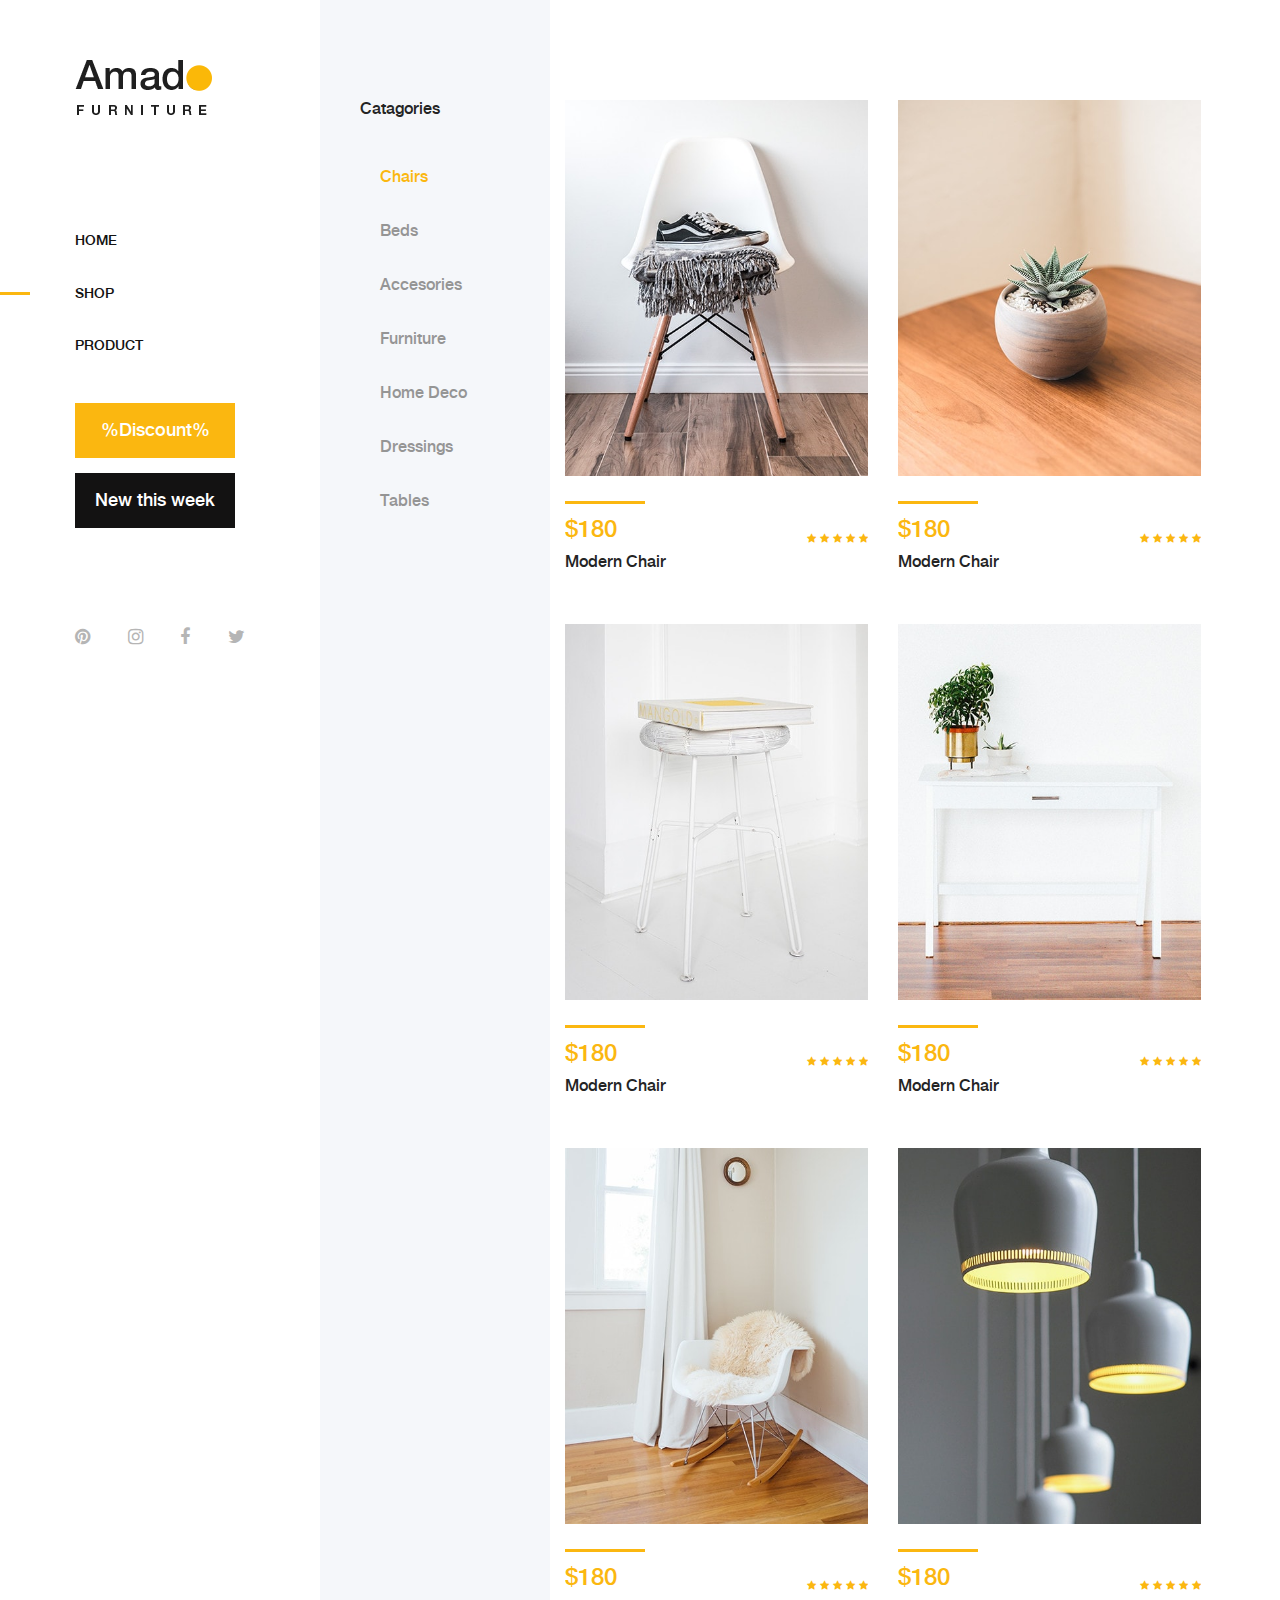
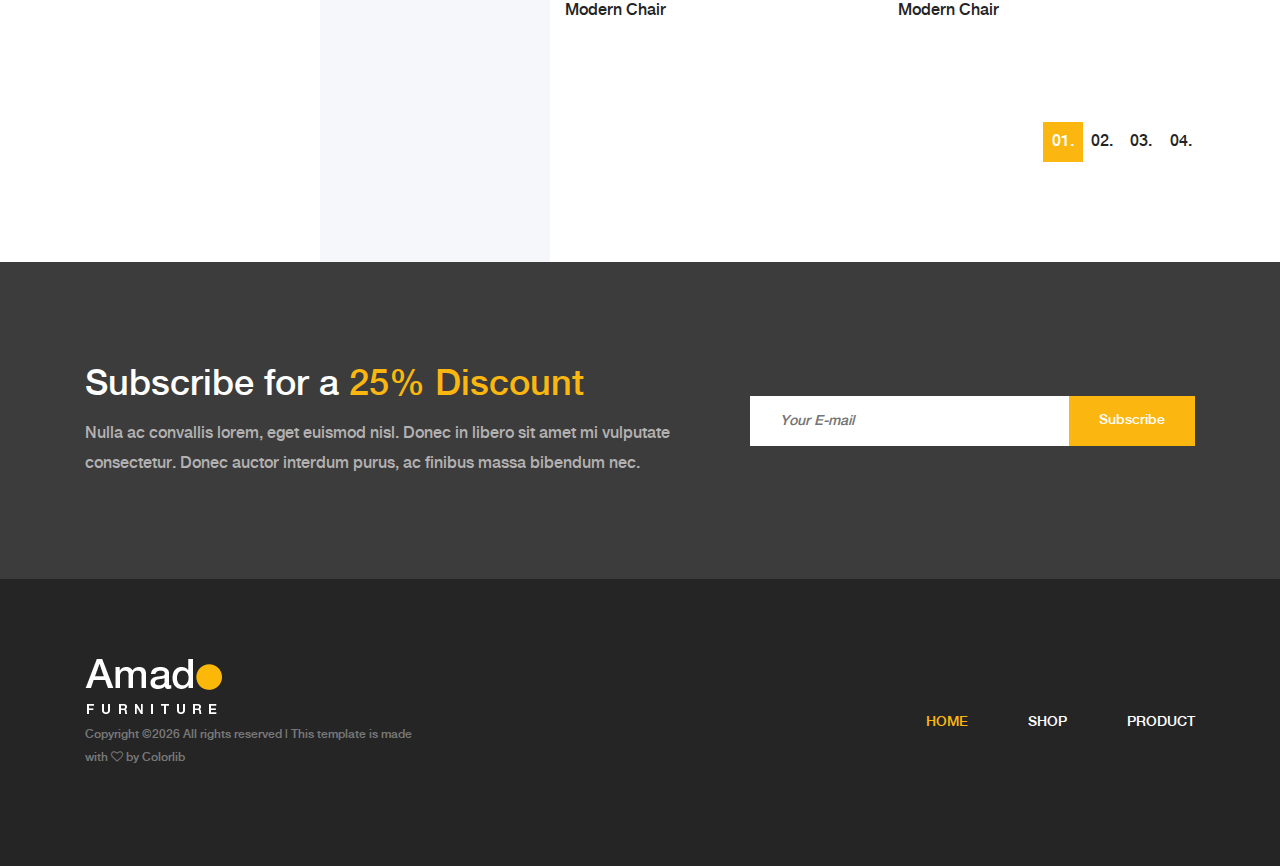
<file: shop.html>
<!DOCTYPE html>
<html lang="en">

<head>
    <meta charset="UTF-8">
    <meta name="description" content="">
    <meta http-equiv="X-UA-Compatible" content="IE=edge">
    <meta name="viewport" content="width=device-width, initial-scale=1, shrink-to-fit=no">
    <!-- The above 4 meta tags *must* come first in the head; any other head content must come *after* these tags -->

    <!-- Title  -->
    <title>Amado - Furniture Ecommerce Template | Shop</title>

    <!-- Favicon  -->
    <link rel="icon" href="img/core-img/favicon.ico">

    <!-- Core Style CSS -->
    <link rel="stylesheet" href="css/core-style.css">
    <link rel="stylesheet" href="style.css">

</head>

<body>
    <!-- Search Wrapper Area Start -->
    <div class="search-wrapper section-padding-100">
        <div class="search-close">
            <i class="fa fa-close" aria-hidden="true"></i>
        </div>
        <div class="container">
            <div class="row">
                <div class="col-12">
                    <div class="search-content">
                        <form action="#" method="get">
                            <input type="search" name="search" id="search" placeholder="Type your keyword...">
                            <button type="submit"><img src="img/core-img/search.png" alt=""></button>
                        </form>
                    </div>
                </div>
            </div>
        </div>
    </div>
    <!-- Search Wrapper Area End -->

    <!-- ##### Main Content Wrapper Start ##### -->
    <div class="main-content-wrapper d-flex clearfix">

        <!-- Mobile Nav (max width 767px)-->
        <div class="mobile-nav">
            <!-- Navbar Brand -->
            <div class="amado-navbar-brand">
                <a href="index.html"><img src="img/core-img/logo.png" alt=""></a>
            </div>
            <!-- Navbar Toggler -->
            <div class="amado-navbar-toggler">
                <span></span><span></span><span></span>
            </div>
        </div>

        <!-- Header Area Start -->
        <header class="header-area clearfix">
            <!-- Close Icon -->
            <div class="nav-close">
                <i class="fa fa-close" aria-hidden="true"></i>
            </div>
            <!-- Logo -->
            <div class="logo">
                <a href="index.html"><img src="img/core-img/logo.png" alt=""></a>
            </div>
            <!-- Amado Nav -->
            <nav class="amado-nav">
                <ul>
                    <li><a href="index.html">Home</a></li>
                    <li class="active"><a href="shop.html">Shop</a></li>
                    <li><a href="product-details.html">Product</a></li>
                    <!-- <li><a href="cart.html">Cart</a></li>
                    <li><a href="checkout.html">Checkout</a></li> -->
                </ul>
            </nav>
            <!-- Button Group -->
            <div class="amado-btn-group mt-30 mb-100">
                <a href="#" class="btn amado-btn mb-15">%Discount%</a>
                <a href="#" class="btn amado-btn active">New this week</a>
            </div>
            <!-- Cart Menu -->
            <!-- <div class="cart-fav-search mb-100">
                <a href="cart.html" class="cart-nav"><img src="img/core-img/cart.png" alt=""> Cart <span>(0)</span></a>
                <a href="#" class="fav-nav"><img src="img/core-img/favorites.png" alt=""> Favourite</a>
                <a href="#" class="search-nav"><img src="img/core-img/search.png" alt=""> Search</a>
            </div> -->
            <!-- Social Button -->
            <div class="social-info d-flex justify-content-between">
                <a href="#"><i class="fa fa-pinterest" aria-hidden="true"></i></a>
                <a href="#"><i class="fa fa-instagram" aria-hidden="true"></i></a>
                <a href="#"><i class="fa fa-facebook" aria-hidden="true"></i></a>
                <a href="#"><i class="fa fa-twitter" aria-hidden="true"></i></a>
            </div>
        </header>
        <!-- Header Area End -->

        <div class="shop_sidebar_area">

            <!-- ##### Single Widget ##### -->
            <div class="widget catagory mb-50">
                <!-- Widget Title -->
                <h6 class="widget-title mb-30">Catagories</h6>

                <!--  Catagories  -->
                <div class="catagories-menu">
                    <ul>
                        <li class="active"><a href="#">Chairs</a></li>
                        <li><a href="#">Beds</a></li>
                        <li><a href="#">Accesories</a></li>
                        <li><a href="#">Furniture</a></li>
                        <li><a href="#">Home Deco</a></li>
                        <li><a href="#">Dressings</a></li>
                        <li><a href="#">Tables</a></li>
                    </ul>
                </div>
            </div>
        </div>

        <div class="amado_product_area section-padding-100">
            <div class="container-fluid">

                <div class="row">

                    <!-- Single Product Area -->
                    <div class="col-12 col-sm-6 col-md-12 col-xl-6">
                        <div class="single-product-wrapper">
                            <!-- Product Image -->
                            <div class="product-img">
                                <img src="img/product-img/product1.jpg" alt="">
                                <!-- Hover Thumb -->
                                <img class="hover-img" src="img/product-img/product2.jpg" alt="">
                            </div>

                            <!-- Product Description -->
                            <div class="product-description d-flex align-items-center justify-content-between">
                                <!-- Product Meta Data -->
                                <div class="product-meta-data">
                                    <div class="line"></div>
                                    <p class="product-price">$180</p>
                                    <a href="product-details.html">
                                        <h6>Modern Chair</h6>
                                    </a>
                                </div>
                                <!-- Ratings & Cart -->
                                <div class="ratings-cart text-right">
                                    <div class="ratings">
                                        <i class="fa fa-star" aria-hidden="true"></i>
                                        <i class="fa fa-star" aria-hidden="true"></i>
                                        <i class="fa fa-star" aria-hidden="true"></i>
                                        <i class="fa fa-star" aria-hidden="true"></i>
                                        <i class="fa fa-star" aria-hidden="true"></i>
                                    </div>
                                    <!-- <div class="cart">
                                        <a href="cart.html" data-toggle="tooltip" data-placement="left" title="Add to Cart"><img src="img/core-img/cart.png" alt=""></a>
                                    </div> -->
                                </div>
                            </div>
                        </div>
                    </div>

                    <!-- Single Product Area -->
                    <div class="col-12 col-sm-6 col-md-12 col-xl-6">
                        <div class="single-product-wrapper">
                            <!-- Product Image -->
                            <div class="product-img">
                                <img src="img/product-img/product2.jpg" alt="">
                                <!-- Hover Thumb -->
                                <img class="hover-img" src="img/product-img/product3.jpg" alt="">
                            </div>

                            <!-- Product Description -->
                            <div class="product-description d-flex align-items-center justify-content-between">
                                <!-- Product Meta Data -->
                                <div class="product-meta-data">
                                    <div class="line"></div>
                                    <p class="product-price">$180</p>
                                    <a href="product-details.html">
                                        <h6>Modern Chair</h6>
                                    </a>
                                </div>
                                <!-- Ratings & Cart -->
                                <div class="ratings-cart text-right">
                                    <div class="ratings">
                                        <i class="fa fa-star" aria-hidden="true"></i>
                                        <i class="fa fa-star" aria-hidden="true"></i>
                                        <i class="fa fa-star" aria-hidden="true"></i>
                                        <i class="fa fa-star" aria-hidden="true"></i>
                                        <i class="fa fa-star" aria-hidden="true"></i>
                                    </div>
                                    <!-- <div class="cart">
                                        <a href="cart.html" data-toggle="tooltip" data-placement="left" title="Add to Cart"><img src="img/core-img/cart.png" alt=""></a>
                                    </div> -->
                                </div>
                            </div>
                        </div>
                    </div>

                    <!-- Single Product Area -->
                    <div class="col-12 col-sm-6 col-md-12 col-xl-6">
                        <div class="single-product-wrapper">
                            <!-- Product Image -->
                            <div class="product-img">
                                <img src="img/product-img/product3.jpg" alt="">
                                <!-- Hover Thumb -->
                                <img class="hover-img" src="img/product-img/product4.jpg" alt="">
                            </div>

                            <!-- Product Description -->
                            <div class="product-description d-flex align-items-center justify-content-between">
                                <!-- Product Meta Data -->
                                <div class="product-meta-data">
                                    <div class="line"></div>
                                    <p class="product-price">$180</p>
                                    <a href="product-details.html">
                                        <h6>Modern Chair</h6>
                                    </a>
                                </div>
                                <!-- Ratings & Cart -->
                                <div class="ratings-cart text-right">
                                    <div class="ratings">
                                        <i class="fa fa-star" aria-hidden="true"></i>
                                        <i class="fa fa-star" aria-hidden="true"></i>
                                        <i class="fa fa-star" aria-hidden="true"></i>
                                        <i class="fa fa-star" aria-hidden="true"></i>
                                        <i class="fa fa-star" aria-hidden="true"></i>
                                    </div>
                                    <!-- <div class="cart">
                                        <a href="cart.html" data-toggle="tooltip" data-placement="left" title="Add to Cart"><img src="img/core-img/cart.png" alt=""></a>
                                    </div> -->
                                </div>
                            </div>
                        </div>
                    </div>

                    <!-- Single Product Area -->
                    <div class="col-12 col-sm-6 col-md-12 col-xl-6">
                        <div class="single-product-wrapper">
                            <!-- Product Image -->
                            <div class="product-img">
                                <img src="img/product-img/product4.jpg" alt="">
                                <!-- Hover Thumb -->
                                <img class="hover-img" src="img/product-img/product5.jpg" alt="">
                            </div>

                            <!-- Product Description -->
                            <div class="product-description d-flex align-items-center justify-content-between">
                                <!-- Product Meta Data -->
                                <div class="product-meta-data">
                                    <div class="line"></div>
                                    <p class="product-price">$180</p>
                                    <a href="product-details.html">
                                        <h6>Modern Chair</h6>
                                    </a>
                                </div>
                                <!-- Ratings & Cart -->
                                <div class="ratings-cart text-right">
                                    <div class="ratings">
                                        <i class="fa fa-star" aria-hidden="true"></i>
                                        <i class="fa fa-star" aria-hidden="true"></i>
                                        <i class="fa fa-star" aria-hidden="true"></i>
                                        <i class="fa fa-star" aria-hidden="true"></i>
                                        <i class="fa fa-star" aria-hidden="true"></i>
                                    </div>
                                    <!-- <div class="cart">
                                        <a href="cart.html" data-toggle="tooltip" data-placement="left" title="Add to Cart"><img src="img/core-img/cart.png" alt=""></a>
                                    </div> -->
                                </div>
                            </div>
                        </div>
                    </div>

                    <!-- Single Product Area -->
                    <div class="col-12 col-sm-6 col-md-12 col-xl-6">
                        <div class="single-product-wrapper">
                            <!-- Product Image -->
                            <div class="product-img">
                                <img src="img/product-img/product5.jpg" alt="">
                                <!-- Hover Thumb -->
                                <img class="hover-img" src="img/product-img/product6.jpg" alt="">
                            </div>

                            <!-- Product Description -->
                            <div class="product-description d-flex align-items-center justify-content-between">
                                <!-- Product Meta Data -->
                                <div class="product-meta-data">
                                    <div class="line"></div>
                                    <p class="product-price">$180</p>
                                    <a href="product-details.html">
                                        <h6>Modern Chair</h6>
                                    </a>
                                </div>
                                <!-- Ratings & Cart -->
                                <div class="ratings-cart text-right">
                                    <div class="ratings">
                                        <i class="fa fa-star" aria-hidden="true"></i>
                                        <i class="fa fa-star" aria-hidden="true"></i>
                                        <i class="fa fa-star" aria-hidden="true"></i>
                                        <i class="fa fa-star" aria-hidden="true"></i>
                                        <i class="fa fa-star" aria-hidden="true"></i>
                                    </div>
                                    <!-- <div class="cart">
                                        <a href="cart.html" data-toggle="tooltip" data-placement="left" title="Add to Cart"><img src="img/core-img/cart.png" alt=""></a>
                                    </div> -->
                                </div>
                            </div>
                        </div>
                    </div>

                    <!-- Single Product Area -->
                    <div class="col-12 col-sm-6 col-md-12 col-xl-6">
                        <div class="single-product-wrapper">
                            <!-- Product Image -->
                            <div class="product-img">
                                <img src="img/product-img/product6.jpg" alt="">
                                <!-- Hover Thumb -->
                                <img class="hover-img" src="img/product-img/product1.jpg" alt="">
                            </div>

                            <!-- Product Description -->
                            <div class="product-description d-flex align-items-center justify-content-between">
                                <!-- Product Meta Data -->
                                <div class="product-meta-data">
                                    <div class="line"></div>
                                    <p class="product-price">$180</p>
                                    <a href="product-details.html">
                                        <h6>Modern Chair</h6>
                                    </a>
                                </div>
                                <!-- Ratings & Cart -->
                                <div class="ratings-cart text-right">
                                    <div class="ratings">
                                        <i class="fa fa-star" aria-hidden="true"></i>
                                        <i class="fa fa-star" aria-hidden="true"></i>
                                        <i class="fa fa-star" aria-hidden="true"></i>
                                        <i class="fa fa-star" aria-hidden="true"></i>
                                        <i class="fa fa-star" aria-hidden="true"></i>
                                    </div>
                                    <!-- <div class="cart">
                                        <a href="cart.html" data-toggle="tooltip" data-placement="left" title="Add to Cart"><img src="img/core-img/cart.png" alt=""></a>
                                    </div> -->
                                </div>
                            </div>
                        </div>
                    </div>
                </div>

                <div class="row">
                    <div class="col-12">
                        <!-- Pagination -->
                        <nav aria-label="navigation">
                            <ul class="pagination justify-content-end mt-50">
                                <li class="page-item active"><a class="page-link" href="#">01.</a></li>
                                <li class="page-item"><a class="page-link" href="#">02.</a></li>
                                <li class="page-item"><a class="page-link" href="#">03.</a></li>
                                <li class="page-item"><a class="page-link" href="#">04.</a></li>
                            </ul>
                        </nav>
                    </div>
                </div>
            </div>
        </div>
    </div>
    <!-- ##### Main Content Wrapper End ##### -->

    <!-- ##### Newsletter Area Start ##### -->
    <section class="newsletter-area section-padding-100-0">
        <div class="container">
            <div class="row align-items-center">
                <!-- Newsletter Text -->
                <div class="col-12 col-lg-6 col-xl-7">
                    <div class="newsletter-text mb-100">
                        <h2>Subscribe for a <span>25% Discount</span></h2>
                        <p>Nulla ac convallis lorem, eget euismod nisl. Donec in libero sit amet mi vulputate consectetur. Donec auctor interdum purus, ac finibus massa bibendum nec.</p>
                    </div>
                </div>
                <!-- Newsletter Form -->
                <div class="col-12 col-lg-6 col-xl-5">
                    <div class="newsletter-form mb-100">
                        <form action="#" method="post">
                            <input type="email" name="email" class="nl-email" placeholder="Your E-mail">
                            <input type="submit" value="Subscribe">
                        </form>
                    </div>
                </div>
            </div>
        </div>
    </section>
    <!-- ##### Newsletter Area End ##### -->

    <!-- ##### Footer Area Start ##### -->
    <footer class="footer_area clearfix">
        <div class="container">
            <div class="row align-items-center">
                <!-- Single Widget Area -->
                <div class="col-12 col-lg-4">
                    <div class="single_widget_area">
                        <!-- Logo -->
                        <div class="footer-logo mr-50">
                            <a href="index.html"><img src="img/core-img/logo2.png" alt=""></a>
                        </div>
                        <!-- Copywrite Text -->
                        <p class="copywrite"><!-- Link back to Colorlib can't be removed. Template is licensed under CC BY 3.0. -->
Copyright &copy;<script>document.write(new Date().getFullYear());</script> All rights reserved | This template is made with <i class="fa fa-heart-o" aria-hidden="true"></i> by <a href="https://colorlib.com" target="_blank">Colorlib</a>
<!-- Link back to Colorlib can't be removed. Template is licensed under CC BY 3.0. -->
                    </div>
                </div>
                <!-- Single Widget Area -->
                <div class="col-12 col-lg-8">
                    <div class="single_widget_area">
                        <!-- Footer Menu -->
                        <div class="footer_menu">
                            <nav class="navbar navbar-expand-lg justify-content-end">
                                <button class="navbar-toggler" type="button" data-toggle="collapse" data-target="#footerNavContent" aria-controls="footerNavContent" aria-expanded="false" aria-label="Toggle navigation"><i class="fa fa-bars"></i></button>
                                <div class="collapse navbar-collapse" id="footerNavContent">
                                    <ul class="navbar-nav ml-auto">
                                        <li class="nav-item active">
                                            <a class="nav-link" href="index.html">Home</a>
                                        </li>
                                        <li class="nav-item">
                                            <a class="nav-link" href="shop.html">Shop</a>
                                        </li>
                                        <li class="nav-item">
                                            <a class="nav-link" href="product-details.html">Product</a>
                                        </li>
                                        <!-- <li class="nav-item">
                                            <a class="nav-link" href="cart.html">Cart</a>
                                        </li>
                                        <li class="nav-item">
                                            <a class="nav-link" href="checkout.html">Checkout</a>
                                        </li> -->
                                    </ul>
                                </div>
                            </nav>
                        </div>
                    </div>
                </div>
            </div>
        </div>
    </footer>
    <!-- ##### Footer Area End ##### -->

    <!-- ##### jQuery (Necessary for All JavaScript Plugins) ##### -->
    <script src="js/jquery/jquery-2.2.4.min.js"></script>
    <!-- Popper js -->
    <script src="js/popper.min.js"></script>
    <!-- Bootstrap js -->
    <script src="js/bootstrap.min.js"></script>
    <!-- Plugins js -->
    <script src="js/plugins.js"></script>
    <!-- Active js -->
    <script src="js/active.js"></script>

</body>

</html>
</file>
<file: style.css>
/* ####################################################
    :: Template Name: Essence - Fashion Ecommerce Template
    :: Author: Colorlib
    :: Author URL: https://colorlib.com
    :: Description: Essence is smart & elegant fashion e-commerce Template. It's suitable for all e-commerce business platform.
    :: Version: 1.0.0
    :: Created: April 27, 2018
    :: Last Updated: May 2, 2018
    #################################################### */

    /* ---------------------------------------
    ##### - PLACE YOUR CUSTOM CSS HERE - #####
    --------------------------------------- */
</file>
<file: css/core-style.css>
/* [Master Stylesheet v-1.0.0] */
/* :: :: 1.0 Import Fonts */
@import url(../css/bootstrap.min.css);
@import url(../css/owl.carousel.css);
@import url(../css/animate.css);
@import url(../css/magnific-popup.css);
@import url(../css/jquery-ui.min.css);
@import url(../css/nice-select.css);
@import url(../css/font-awesome.min.css);
@font-face {
  font-family: 'helveticaneuebold';
  src: url("../fonts/helvetica_neu_bold-webfont.woff2") format("woff2"), url("../fonts/helvetica_neu_bold-webfont.woff") format("woff");
  font-weight: normal;
  font-style: normal; }
@font-face {
  font-family: 'helveticaneuemedium';
  src: url("../fonts/helveticaneue_medium-webfont.woff2") format("woff2"), url("../fonts/helveticaneue_medium-webfont.woff") format("woff");
  font-weight: normal;
  font-style: normal; }
/* :: 2.0 Import All CSS */
/* :: 3.0 Base CSS */
* {
  margin: 0;
  padding: 0; }

body {
  font-family: "helveticaneuemedium";
  font-size: 16px; }

h1,
h2,
h3,
h4,
h5,
h6 {
  color: #242424;
  line-height: 1.3;
  font-weight: 400; }

p {
  color: #6d6d6d;
  font-size: 16px;
  line-height: 1.9;
  font-weight: 400; }

a {
  -webkit-transition: all 500ms ease 0s;
  transition: all 500ms ease 0s;
  text-decoration: none;
  outline: 0 solid transparent;
  color: #131212;
  font-weight: 400;
  font-size: 12px; }
  a:hover, a:focus {
    -webkit-transition: all 500ms ease 0s;
    transition: all 500ms ease 0s;
    text-decoration: none;
    outline: 0 solid transparent;
    color: #131212;
    font-weight: 400;
    font-size: 12px; }

ul,
ol {
  margin: 0; }
  ul li,
  ol li {
    list-style: none; }

img {
  height: auto;
  max-width: 100%; }

/* Spacing */
.mt-15 {
  margin-top: 15px !important; }

.mt-30 {
  margin-top: 30px !important; }

.mt-50 {
  margin-top: 50px !important; }

.mt-70 {
  margin-top: 70px !important; }

.mt-100 {
  margin-top: 100px !important; }

.mb-15 {
  margin-bottom: 15px !important; }

.mb-30 {
  margin-bottom: 30px !important; }

.mb-50 {
  margin-bottom: 50px !important; }

.mb-70 {
  margin-bottom: 70px !important; }

.mb-100 {
  margin-bottom: 100px !important; }

.ml-15 {
  margin-left: 15px !important; }

.ml-30 {
  margin-left: 30px !important; }

.ml-50 {
  margin-left: 50px !important; }

.mr-15 {
  margin-right: 15px !important; }

.mr-30 {
  margin-right: 30px !important; }

.mr-50 {
  margin-right: 50px !important; }

/* Height */
.height-400 {
  height: 400px !important; }

.height-500 {
  height: 500px !important; }

.height-600 {
  height: 600px !important; }

.height-700 {
  height: 700px !important; }

.height-800 {
  height: 800px !important; }

/* Section Padding */
.section-padding-100 {
  padding-top: 100px;
  padding-bottom: 100px; }

.section-padding-100-0 {
  padding-top: 100px;
  padding-bottom: 0; }

.section-padding-0-100 {
  padding-top: 0;
  padding-bottom: 100px; }

/* Section Heading */
.section-heading {
  margin-bottom: 50px;
  position: relative;
  z-index: 1; }
  .section-heading h2 {
    font-size: 30px;
    margin-bottom: 0;
    text-transform: capitalize;
    font-weight: 600; }
  .section-heading.text-left {
    text-align: left !important; }

/* Miscellaneous */
.bg-img {
  background-position: center center;
  background-size: cover;
  background-repeat: no-repeat; }

.bg-white {
  background-color: #ffffff !important; }

.bg-dark {
  background-color: #000000 !important; }

.bg-transparent {
  background-color: transparent !important; }

.font-bold {
  font-weight: 700; }

.font-light {
  font-weight: 300; }

.bg-overlay,
.bg-overlay-white {
  position: relative;
  z-index: 2;
  background-position: center center;
  background-size: cover; }
  .bg-overlay:hover,
  .bg-overlay-white:hover {
    position: absolute;
    z-index: -1;
    top: 0;
    left: 0;
    width: 100%;
    height: 100%;
    content: ""; }

.bg-overlay:hover {
  background-color: rgba(0, 0, 0, 0.5); }

.bg-overlay-white:hover {
  background-color: rgba(255, 255, 255, 0.9); }

.mfp-image-holder .mfp-close,
.mfp-iframe-holder .mfp-close {
  color: #FFF;
  right: 0;
  padding-right: 0;
  width: 30px;
  height: 30px;
  background-color: #fbb710;
  line-height: 30px;
  text-align: center;
  position: absolute;
  top: 40px;
  right: -30px; }
  @media only screen and (max-width: 767px) {
    .mfp-image-holder .mfp-close,
    .mfp-iframe-holder .mfp-close {
      right: 0; } }

.navbar-toggler {
  background-color: #fbb710;
  border-radius: 0;
  margin-bottom: 15px; }
  .navbar-toggler i {
    font-size: 12px;
    color: #fff; }

@media only screen and (min-width: 768px) and (max-width: 991px) {
  .navbar {
    display: block; } }
@media only screen and (max-width: 767px) {
  .navbar {
    display: block; } }

.mobile-nav {
  position: fixed;
  width: 100%;
  height: 70px;
  background-color: #fff;
  z-index: 3000;
  top: 0;
  left: 0;
  right: 0;
  padding: 0.5em 2em;
  -webkit-box-align: center;
  -ms-flex-align: center;
  -ms-grid-row-align: center;
  align-items: center;
  -webkit-box-pack: justify;
  -ms-flex-pack: justify;
  justify-content: space-between;
  box-shadow: 0 4px 15px 0 rgba(0, 0, 0, 0.15);
  display: none; }
  @media only screen and (max-width: 767px) {
    .mobile-nav {
      display: -webkit-box;
      display: -ms-flexbox;
      display: flex; } }
  .mobile-nav .amado-navbar-brand {
    -webkit-box-flex: 0;
    -ms-flex: 0 0 70px;
    flex: 0 0 70px;
    max-width: 70px; }
    .mobile-nav .amado-navbar-brand a {
      display: block;
      max-width: 70px; }
  .mobile-nav .amado-navbar-toggler {
    cursor: pointer; }
    .mobile-nav .amado-navbar-toggler span {
      width: 28px;
      height: 3px;
      background-color: #fbb710;
      display: block;
      margin-bottom: 5px;
      border-radius: 2px; }
      .mobile-nav .amado-navbar-toggler span:last-child {
        margin-bottom: 0; }

/* ScrollUp */
#scrollUp {
  background-color: #fbb710;
  border-radius: 0;
  bottom: 60px;
  box-shadow: 0 2px 6px 0 rgba(0, 0, 0, 0.3);
  color: #ffffff;
  font-size: 24px;
  height: 40px;
  line-height: 40px;
  right: 60px;
  text-align: center;
  width: 40px;
  -webkit-transition-duration: 500ms;
  transition-duration: 500ms; }
  #scrollUp:hover {
    background-color: #131212; }
  @media only screen and (max-width: 767px) {
    #scrollUp {
      bottom: 30px;
      right: 30px; } }

/* Essence Button */
.amado-btn {
  display: inline-block;
  min-width: 160px;
  height: 55px;
  color: #ffffff;
  border: none;
  border-radius: 0;
  padding: 0 7px;
  font-size: 18px;
  line-height: 56px;
  background-color: #fbb710;
  font-weight: 400; }
  .amado-btn.active, .amado-btn:hover, .amado-btn:focus {
    font-size: 18px;
    color: #ffffff;
    background-color: #131212; }

/* :: 4.0 Search Wrapper Area CSS */
.search-wrapper {
  position: fixed;
  z-index: 1;
  width: 100%;
  height: 260px;
  z-index: 5000;
  top: -350px;
  left: 0;
  background-color: #f5f7fa;
  -webkit-transition-duration: 500ms;
  transition-duration: 500ms; }
  .search-wrapper .search-content form {
    position: relative;
    z-index: 1;
    box-shadow: 0 0 5px rgba(0, 0, 0, 0.075); }
    .search-wrapper .search-content form input {
      width: 100%;
      height: 60px;
      border: none;
      padding-left: 50px;
      font-size: 14px;
      color: #6b6b6b; }
    .search-wrapper .search-content form button {
      position: absolute;
      top: 0;
      left: 0;
      border: none;
      width: 50px;
      height: 60px;
      z-index: 10;
      cursor: pointer;
      background-color: transparent;
      text-align: center; }
  .search-wrapper .search-close {
    -webkit-transition-duration: 500ms;
    transition-duration: 500ms;
    width: 40px;
    height: 40px;
    position: absolute;
    top: 0;
    right: 0;
    background-color: red;
    text-align: center;
    color: #fff;
    line-height: 40px;
    font-size: 12px;
    cursor: pointer;
    background-color: #fbb710; }
    .search-wrapper .search-close:hover {
      background-color: #131212; }

/* :: 5.0 Welcome Area CSS */
.main-content-wrapper {
  position: relative;
  z-index: 1;
  -webkit-transition-duration: 500ms;
  transition-duration: 500ms;
  -ms-flex-wrap: wrap;
  flex-wrap: wrap; }
  @media only screen and (max-width: 767px) {
    .main-content-wrapper {
      margin-top: 70px;
      z-index: 100; } }
  .main-content-wrapper .header-area {
    -webkit-transition-duration: 500ms;
    transition-duration: 500ms;
    position: relative;
    z-index: 1;
    -webkit-box-flex: 0;
    -ms-flex: 0 0 320px;
    flex: 0 0 320px;
    width: 320px;
    max-width: 320px;
    background-color: #fff;
    padding: 60px 75px; }
    @media only screen and (min-width: 768px) and (max-width: 991px) {
      .main-content-wrapper .header-area {
        -webkit-box-flex: 0;
        -ms-flex: 0 0 280px;
        flex: 0 0 280px;
        width: 280px;
        max-width: 280px;
        padding: 50px; } }
    @media only screen and (max-width: 767px) {
      .main-content-wrapper .header-area {
        -webkit-transition-duration: 500ms;
        transition-duration: 500ms;
        -webkit-box-flex: 0;
        -ms-flex: 0 0 320px;
        flex: 0 0 320px;
        width: 320px;
        max-width: 320px;
        position: fixed;
        z-index: 4000;
        top: 0;
        left: -350px;
        height: 100%;
        overflow-x: hidden;
        overflow-y: scroll;
        display: block; } }
    .main-content-wrapper .header-area.bp-xs-on {
      left: 0; }
    .main-content-wrapper .header-area .nav-close {
      -webkit-transition-duration: 500ms;
      transition-duration: 500ms;
      width: 40px;
      height: 40px;
      position: absolute;
      top: 0;
      right: 15px;
      background-color: red;
      text-align: center;
      color: #fff;
      line-height: 40px;
      font-size: 12px;
      cursor: pointer;
      background-color: #fbb710;
      display: none; }
      @media only screen and (max-width: 767px) {
        .main-content-wrapper .header-area .nav-close {
          display: block; } }
      .main-content-wrapper .header-area .nav-close:hover {
        background-color: #131212; }
    .main-content-wrapper .header-area .logo {
      margin-bottom: 100px;
      display: block; }
    .main-content-wrapper .header-area .amado-nav li a {
      font-size: 14px;
      text-transform: uppercase;
      position: relative;
      z-index: 1;
      padding: 20px 0;
      display: block;
      line-height: 0.9;
      color: #131212;
      font-weight: normal; }
      .main-content-wrapper .header-area .amado-nav li a::after {
        -webkit-transition-duration: 500ms;
        transition-duration: 500ms;
        width: 30px;
        height: 3px;
        position: absolute;
        top: 50%;
        margin-top: -1.5px;
        left: -150px;
        background-color: #fbb710;
        z-index: 10;
        content: ''; }
      .main-content-wrapper .header-area .amado-nav li a:hover, .main-content-wrapper .header-area .amado-nav li a:focus {
        color: #fbb710; }
    .main-content-wrapper .header-area .amado-nav li:hover a::after, .main-content-wrapper .header-area .amado-nav li:focus a::after {
      left: -75px; }
      @media only screen and (min-width: 768px) and (max-width: 991px) {
        .main-content-wrapper .header-area .amado-nav li:hover a::after, .main-content-wrapper .header-area .amado-nav li:focus a::after {
          left: -50px; } }
    .main-content-wrapper .header-area .amado-nav li.active a::after {
      left: -75px; }
      @media only screen and (min-width: 768px) and (max-width: 991px) {
        .main-content-wrapper .header-area .amado-nav li.active a::after {
          left: -50px; } }
    .main-content-wrapper .header-area .amado-btn-group .amado-btn {
      width: 160px;
      display: block; }
    .main-content-wrapper .header-area .cart-fav-search a {
      display: block;
      text-transform: uppercase;
      font-size: 16px;
      padding: 15px 0;
      color: #131212;
      line-height: 1; }
      .main-content-wrapper .header-area .cart-fav-search a .search-nav {
        padding-bottom: 0; }
      .main-content-wrapper .header-area .cart-fav-search a span {
        color: #9e9e9e; }
      .main-content-wrapper .header-area .cart-fav-search a img {
        margin-right: 10px; }
      .main-content-wrapper .header-area .cart-fav-search a:hover, .main-content-wrapper .header-area .cart-fav-search a:focus {
        color: #fbb710; }
    .main-content-wrapper .header-area .social-info a {
      color: #b5b5b5;
      display: inline-block; }
      .main-content-wrapper .header-area .social-info a i {
        font-size: 18px; }
      .main-content-wrapper .header-area .social-info a:hover, .main-content-wrapper .header-area .social-info a:focus {
        color: #fbb710; }
    @media only screen and (max-width: 767px) {
      .main-content-wrapper .header-area .social-info {
        margin-bottom: 75px; } }
  .main-content-wrapper .products-catagories-area {
    -webkit-box-flex: 0;
    -ms-flex: 0 0 calc(100% - 320px);
    flex: 0 0 calc(100% - 320px);
    width: calc(100% - 320px);
    max-width: calc(100% - 320px); }
    @media only screen and (min-width: 768px) and (max-width: 991px) {
      .main-content-wrapper .products-catagories-area {
        -webkit-box-flex: 0;
        -ms-flex: 0 0 calc(100% - 280px);
        flex: 0 0 calc(100% - 280px);
        width: calc(100% - 280px);
        max-width: calc(100% - 280px); } }
    @media only screen and (max-width: 767px) {
      .main-content-wrapper .products-catagories-area {
        -webkit-box-flex: 0;
        -ms-flex: 0 0 100%;
        flex: 0 0 100%;
        width: 100%;
        max-width: 100%; } }
  .main-content-wrapper .shop_sidebar_area {
    position: relative;
    z-index: 1;
    -webkit-box-flex: 0;
    -ms-flex: 0 0 230px;
    flex: 0 0 230px;
    width: 230px;
    max-width: 230px;
    background-color: #f5f7fa;
    padding: 100px 40px; }
    @media only screen and (min-width: 768px) and (max-width: 991px) {
      .main-content-wrapper .shop_sidebar_area {
        -webkit-box-flex: 0;
        -ms-flex: 0 0 180px;
        flex: 0 0 180px;
        width: 180px;
        max-width: 180px;
        padding: 100px 15px; } }
    @media only screen and (max-width: 767px) {
      .main-content-wrapper .shop_sidebar_area {
        -webkit-box-flex: 0;
        -ms-flex: 0 0 100%;
        flex: 0 0 100%;
        width: 100%;
        max-width: 100%;
        -webkit-box-ordinal-group: 3;
        -ms-flex-order: 2;
        order: 2; } }
  .main-content-wrapper .amado_product_area {
    position: relative;
    z-index: 1;
    -webkit-box-flex: 0;
    -ms-flex: 0 0 calc(95% - 550px);
    flex: 0 0 calc(95% - 550px);
    width: calc(95% - 550px);
    max-width: calc(95% - 550px); }
    @media only screen and (min-width: 992px) and (max-width: 1199px) {
      .main-content-wrapper .amado_product_area {
        -webkit-box-flex: 0;
        -ms-flex: 0 0 calc(100% - 550px);
        flex: 0 0 calc(100% - 550px);
        width: calc(100% - 550px);
        max-width: calc(100% - 550px); } }
    @media only screen and (min-width: 768px) and (max-width: 991px) {
      .main-content-wrapper .amado_product_area {
        -webkit-box-flex: 0;
        -ms-flex: 0 0 calc(100% - 460px);
        flex: 0 0 calc(100% - 460px);
        width: calc(100% - 460px);
        max-width: calc(100% - 460px); } }
    @media only screen and (max-width: 767px) {
      .main-content-wrapper .amado_product_area {
        -webkit-box-flex: 0;
        -ms-flex: 0 0 100%;
        flex: 0 0 100%;
        width: 100%;
        max-width: 100%;
        -webkit-box-ordinal-group: 2;
        -ms-flex-order: 1;
        order: 1;
        padding-top: 50px; } }
  .main-content-wrapper .cart-table-area {
    position: relative;
    z-index: 1;
    -webkit-box-flex: 0;
    -ms-flex: 0 0 calc(95% - 320px);
    flex: 0 0 calc(95% - 320px);
    width: calc(95% - 320px);
    max-width: calc(95% - 320px); }
    @media only screen and (min-width: 992px) and (max-width: 1199px) {
      .main-content-wrapper .cart-table-area {
        -webkit-box-flex: 0;
        -ms-flex: 0 0 calc(100% - 320px);
        flex: 0 0 calc(100% - 320px);
        width: calc(100% - 320px);
        max-width: calc(100% - 320px); } }
    @media only screen and (min-width: 768px) and (max-width: 991px) {
      .main-content-wrapper .cart-table-area {
        -webkit-box-flex: 0;
        -ms-flex: 0 0 calc(100% - 280px);
        flex: 0 0 calc(100% - 280px);
        width: calc(100% - 280px);
        max-width: calc(100% - 280px); } }
    @media only screen and (max-width: 767px) {
      .main-content-wrapper .cart-table-area {
        -webkit-box-flex: 0;
        -ms-flex: 0 0 100%;
        flex: 0 0 100%;
        width: 100%;
        max-width: 100%;
        padding-top: 0; } }
    .main-content-wrapper .cart-table-area .cart-title h2 {
      font-size: 30px;
      margin-bottom: 30px;
      color: #242424; }
    .main-content-wrapper .cart-table-area table thead {
      width: 100%;
      display: block; }
      .main-content-wrapper .cart-table-area table thead tr {
        display: -webkit-box;
        display: -ms-flexbox;
        display: flex;
        width: 100%;
        height: 40px;
        background-color: #f5f7fa; }
        .main-content-wrapper .cart-table-area table thead tr th {
          border-top: none;
          border-bottom: none;
          -webkit-box-flex: 0;
          -ms-flex: 0 0 25%;
          flex: 0 0 25%;
          width: 25%;
          max-width: 25%;
          font-size: 12px;
          color: #242424;
          text-transform: capitalize;
          font-weight: 400; }
    .main-content-wrapper .cart-table-area table tbody {
      width: 100%;
      display: block; }
      .main-content-wrapper .cart-table-area table tbody tr {
        display: -webkit-box;
        display: -ms-flexbox;
        display: flex;
        -webkit-box-align: center;
        -ms-flex-align: center;
        -ms-grid-row-align: center;
        align-items: center;
        width: 100%; }
        .main-content-wrapper .cart-table-area table tbody tr td {
          border: none;
          -webkit-box-flex: 0;
          -ms-flex: 0 0 25%;
          flex: 0 0 25%;
          width: 25%;
          max-width: 25%; }
          .main-content-wrapper .cart-table-area table tbody tr td h5 {
            font-size: 16px;
            color: #252525; }
            @media only screen and (min-width: 992px) and (max-width: 1199px) {
              .main-content-wrapper .cart-table-area table tbody tr td h5 {
                font-size: 14px; } }
            @media only screen and (min-width: 768px) and (max-width: 991px) {
              .main-content-wrapper .cart-table-area table tbody tr td h5 {
                font-size: 14px; } }
            @media only screen and (max-width: 767px) {
              .main-content-wrapper .cart-table-area table tbody tr td h5 {
                font-size: 12px; } }
          .main-content-wrapper .cart-table-area table tbody tr td .qty-btn p {
            margin-bottom: 0;
            line-height: 40px;
            height: 40px;
            padding: 0 15px;
            background-color: #f5f7fa;
            color: #242424;
            font-size: 14px; }
            @media only screen and (min-width: 768px) and (max-width: 991px) {
              .main-content-wrapper .cart-table-area table tbody tr td .qty-btn p {
                padding: 0 10px; } }
          .main-content-wrapper .cart-table-area table tbody tr td .qty-btn .quantity {
            position: relative;
            z-index: 1; }
            .main-content-wrapper .cart-table-area table tbody tr td .qty-btn .quantity input {
              text-align: center;
              background-color: #f5f7fa;
              height: 40px;
              width: 60px;
              border: none;
              -moz-appearance: textfield;
              -webkit-appearance: textfield;
              appearance: textfield;
              color: #242424;
              font-size: 14px; }
              @media only screen and (min-width: 768px) and (max-width: 991px) {
                .main-content-wrapper .cart-table-area table tbody tr td .qty-btn .quantity input {
                  width: 45px; } }
            .main-content-wrapper .cart-table-area table tbody tr td .qty-btn .quantity .qty-plus {
              position: absolute;
              right: 0;
              top: 0;
              line-height: 40px;
              width: 20px;
              text-align: center;
              height: 40px;
              cursor: pointer;
              color: #242424;
              font-size: 10px; }
            .main-content-wrapper .cart-table-area table tbody tr td .qty-btn .quantity .qty-minus {
              position: absolute;
              top: 0;
              right: 40px;
              line-height: 40px;
              width: 20px;
              height: 40px;
              text-align: center;
              cursor: pointer;
              color: #242424;
              font-size: 10px; }
              @media only screen and (min-width: 768px) and (max-width: 991px) {
                .main-content-wrapper .cart-table-area table tbody tr td .qty-btn .quantity .qty-minus {
                  right: 30px; } }
    .main-content-wrapper .cart-table-area .cart-summary {
      background-color: #f5f7fa;
      margin-top: 118px;
      position: relative;
      z-index: 1;
      padding: 30px 20px; }
      .main-content-wrapper .cart-table-area .cart-summary h5 {
        font-size: 18px;
        margin-bottom: 0; }
      .main-content-wrapper .cart-table-area .cart-summary .summary-table {
        margin-top: 30px; }
        .main-content-wrapper .cart-table-area .cart-summary .summary-table li {
          display: -webkit-box;
          display: -ms-flexbox;
          display: flex;
          -webkit-box-pack: justify;
          -ms-flex-pack: justify;
          justify-content: space-between;
          margin-bottom: 30px;
          text-transform: capitalize; }
          .main-content-wrapper .cart-table-area .cart-summary .summary-table li span {
            color: #6b6b6b;
            font-size: 14px; }
      .main-content-wrapper .cart-table-area .cart-summary .payment-method label {
        font-size: 14px;
        color: #6b6b6b;
        font-weight: 400;
        margin-bottom: 15px; }
  .main-content-wrapper .single-product-area {
    position: relative;
    z-index: 1;
    -webkit-box-flex: 0;
    -ms-flex: 0 0 calc(95% - 320px);
    flex: 0 0 calc(95% - 320px);
    width: calc(95% - 320px);
    max-width: calc(95% - 320px); }
    @media only screen and (min-width: 992px) and (max-width: 1199px) {
      .main-content-wrapper .single-product-area {
        -webkit-box-flex: 0;
        -ms-flex: 0 0 calc(100% - 320px);
        flex: 0 0 calc(100% - 320px);
        width: calc(100% - 320px);
        max-width: calc(100% - 320px); } }
    @media only screen and (min-width: 768px) and (max-width: 991px) {
      .main-content-wrapper .single-product-area {
        -webkit-box-flex: 0;
        -ms-flex: 0 0 calc(100% - 280px);
        flex: 0 0 calc(100% - 280px);
        width: calc(100% - 280px);
        max-width: calc(100% - 280px); } }
    @media only screen and (max-width: 767px) {
      .main-content-wrapper .single-product-area {
        -webkit-box-flex: 0;
        -ms-flex: 0 0 100%;
        flex: 0 0 100%;
        width: 100%;
        max-width: 100%;
        padding-top: 0; } }
    .main-content-wrapper .single-product-area .breadcrumb {
      background-color: transparent; }
      .main-content-wrapper .single-product-area .breadcrumb .breadcrumb-item {
        font-size: 14px;
        text-transform: uppercase; }
        .main-content-wrapper .single-product-area .breadcrumb .breadcrumb-item a {
          color: #242424;
          font-size: 14px;
          text-transform: uppercase; }
          .main-content-wrapper .single-product-area .breadcrumb .breadcrumb-item a:hover {
            color: #fbb710; }
      .main-content-wrapper .single-product-area .breadcrumb .breadcrumb-item + .breadcrumb-item::before {
        content: ">"; }
    .main-content-wrapper .single-product-area .single_product_thumb {
      position: relative;
      z-index: 1;
      margin-bottom: 170px; }
      .main-content-wrapper .single-product-area .single_product_thumb .carousel-indicators {
        margin: 0 7.5px;
        bottom: -165px; }
        @media only screen and (min-width: 992px) and (max-width: 1199px) {
          .main-content-wrapper .single-product-area .single_product_thumb .carousel-indicators {
            bottom: -105px; } }
        @media only screen and (min-width: 768px) and (max-width: 991px) {
          .main-content-wrapper .single-product-area .single_product_thumb .carousel-indicators {
            bottom: -105px; } }
        @media only screen and (max-width: 767px) {
          .main-content-wrapper .single-product-area .single_product_thumb .carousel-indicators {
            bottom: -95px; } }
        .main-content-wrapper .single-product-area .single_product_thumb .carousel-indicators li {
          -webkit-box-flex: 0;
          -ms-flex: 0 0 25%;
          flex: 0 0 25%;
          width: 25%;
          min-width: 25%;
          height: 140px;
          background-position: center center;
          background-size: cover;
          border: 2px solid transparent;
          cursor: pointer; }
          @media only screen and (min-width: 992px) and (max-width: 1199px) {
            .main-content-wrapper .single-product-area .single_product_thumb .carousel-indicators li {
              height: 80px; } }
          @media only screen and (min-width: 768px) and (max-width: 991px) {
            .main-content-wrapper .single-product-area .single_product_thumb .carousel-indicators li {
              height: 80px; } }
          @media only screen and (max-width: 767px) {
            .main-content-wrapper .single-product-area .single_product_thumb .carousel-indicators li {
              height: 70px; } }
          .main-content-wrapper .single-product-area .single_product_thumb .carousel-indicators li.active {
            border: 2px solid #fbb710; }
      .main-content-wrapper .single-product-area .single_product_thumb .carousel-item a {
        cursor: zoom-in; }
    .main-content-wrapper .single-product-area .single_product_desc {
      position: relative;
      z-index: 1; }
      .main-content-wrapper .single-product-area .single_product_desc .product-meta-data .line {
        width: 80px;
        height: 3px;
        background-color: #fbb710;
        margin-bottom: 15px;
        display: block; }
      .main-content-wrapper .single-product-area .single_product_desc .product-meta-data .product-price {
        font-size: 24px;
        font-weight: 400;
        color: #fbb710;
        line-height: 1;
        margin-bottom: 10px; }
      .main-content-wrapper .single-product-area .single_product_desc .product-meta-data a {
        display: block; }
        .main-content-wrapper .single-product-area .single_product_desc .product-meta-data a h6 {
          font-size: 30px;
          margin-bottom: 5px; }
          @media only screen and (min-width: 992px) and (max-width: 1199px) {
            .main-content-wrapper .single-product-area .single_product_desc .product-meta-data a h6 {
              font-size: 20px; } }
      .main-content-wrapper .single-product-area .single_product_desc .product-meta-data .ratings-review .ratings i {
        font-size: 10px;
        color: #fbb710; }
      .main-content-wrapper .single-product-area .single_product_desc .product-meta-data .ratings-review .review a {
        display: inline-block;
        color: #6b6b6b;
        font-size: 14px; }
      .main-content-wrapper .single-product-area .single_product_desc .product-meta-data .avaibility {
        margin-bottom: 0;
        font-size: 12px;
        color: #6b6b6b;
        line-height: 1; }
        .main-content-wrapper .single-product-area .single_product_desc .product-meta-data .avaibility i {
          color: #20d34a;
          font-size: 12px; }
      .main-content-wrapper .single-product-area .single_product_desc .short_overview p {
        line-height: 2.1;
        color: #6b6b6b; }
      .main-content-wrapper .single-product-area .single_product_desc .cart p {
        margin-bottom: 0;
        line-height: 40px;
        height: 40px;
        padding: 0 15px;
        background-color: #f5f7fa; }
      .main-content-wrapper .single-product-area .single_product_desc .cart .quantity {
        position: relative;
        z-index: 1; }
        .main-content-wrapper .single-product-area .single_product_desc .cart .quantity input {
          text-align: center;
          background-color: #f5f7fa;
          height: 40px;
          width: 100px;
          border: none;
          -moz-appearance: textfield;
          -webkit-appearance: textfield;
          appearance: textfield;
          color: #959595; }
        .main-content-wrapper .single-product-area .single_product_desc .cart .quantity .qty-plus {
          position: absolute;
          right: 0;
          top: 0;
          line-height: 30px;
          width: 30px;
          text-align: center;
          height: 20px;
          cursor: pointer;
          color: #959595; }
        .main-content-wrapper .single-product-area .single_product_desc .cart .quantity .qty-minus {
          position: absolute;
          top: 21px;
          right: 0;
          line-height: 1;
          width: 30px;
          height: 25px;
          text-align: center;
          cursor: pointer;
          color: #959595; }
      .main-content-wrapper .single-product-area .single_product_desc .cart .amado-btn {
        width: 310px;
        height: 80px;
        line-height: 80px; }
        @media only screen and (min-width: 992px) and (max-width: 1199px) {
          .main-content-wrapper .single-product-area .single_product_desc .cart .amado-btn {
            width: 250px; } }
        @media only screen and (max-width: 767px) {
          .main-content-wrapper .single-product-area .single_product_desc .cart .amado-btn {
            width: 280px; } }

.search-wrapper-on .search-wrapper {
  top: 0; }
.search-wrapper-on .main-content-wrapper {
  margin-top: 260px; }

.single-products-catagory {
  position: relative;
  z-index: 1;
  width: 33.33333%;
  top: 0; }
  @media only screen and (min-width: 992px) and (max-width: 1199px) {
    .single-products-catagory {
      width: 50%; } }
  @media only screen and (min-width: 768px) and (max-width: 991px) {
    .single-products-catagory {
      width: 100%; } }
  @media only screen and (max-width: 767px) {
    .single-products-catagory {
      width: 100%; } }
  @media only screen and (min-width: 576px) and (max-width: 767px) {
    .single-products-catagory {
      width: 50%; } }
  .single-products-catagory a {
    display: block;
    width: 100%;
    height: 100%;
    position: relative;
    z-index: 10; }
    .single-products-catagory a::after {
      -webkit-transition-duration: 250ms;
      transition-duration: 250ms;
      position: absolute;
      width: 100%;
      height: 100%;
      top: 0;
      left: 0;
      content: '';
      background-color: rgba(60, 60, 60, 0.7);
      z-index: 1;
      opacity: 0;
      visibility: visible; }
    .single-products-catagory a img {
      width: 100%; }
  .single-products-catagory .hover-content {
    position: absolute;
    top: 40px;
    left: 40px;
    z-index: 10; }
    @media only screen and (max-width: 767px) {
      .single-products-catagory .hover-content {
        top: 30px;
        left: 30px; } }
    .single-products-catagory .hover-content .line {
      width: 80px;
      height: 3px;
      background-color: #fbb710;
      display: block;
      margin-bottom: 15px; }
    .single-products-catagory .hover-content p {
      font-size: 16px;
      color: #6d6d6d;
      line-height: 1;
      margin-bottom: 5px;
      -webkit-transition-duration: 250ms;
      transition-duration: 250ms; }
    .single-products-catagory .hover-content h4 {
      margin-bottom: 0;
      -webkit-transition-duration: 250ms;
      transition-duration: 250ms; }
  .single-products-catagory:hover a::after, .single-products-catagory:focus a::after {
    opacity: 1;
    visibility: visible; }
  .single-products-catagory:hover .hover-content p,
  .single-products-catagory:hover .hover-content h4, .single-products-catagory:focus .hover-content p,
  .single-products-catagory:focus .hover-content h4 {
    color: #fff; }

/* :: 6.0 Newsletter Area CSS */
.newsletter-area {
  position: relative;
  z-index: 1;
  background-color: #3c3c3c; }
  .newsletter-area .newsletter-text {
    position: relative;
    z-index: 1; }
    .newsletter-area .newsletter-text h2 {
      font-size: 36px;
      margin-bottom: 10px;
      color: #fff; }
      @media only screen and (min-width: 992px) and (max-width: 1199px) {
        .newsletter-area .newsletter-text h2 {
          font-size: 30px; } }
      @media only screen and (max-width: 767px) {
        .newsletter-area .newsletter-text h2 {
          font-size: 30px; } }
      .newsletter-area .newsletter-text h2 span {
        color: #fbb710; }
    .newsletter-area .newsletter-text p {
      color: #b3b1b1;
      margin-bottom: 0; }
  .newsletter-area .newsletter-form form {
    position: relative;
    z-index: 1; }
    .newsletter-area .newsletter-form form input[type="email"] {
      width: 100%;
      height: 50px;
      background-color: #fff;
      color: #afafaf;
      font-size: 14px;
      font-style: italic;
      border: none;
      padding: 0 30px; }
    .newsletter-area .newsletter-form form input[type="submit"] {
      -webkit-transition-duration: 500ms;
      transition-duration: 500ms;
      height: 50px;
      background-color: #fbb710;
      color: #fff;
      font-size: 14px;
      padding: 0 30px;
      cursor: pointer;
      position: absolute;
      top: 0;
      right: 0;
      z-index: 10;
      border: none; }
      .newsletter-area .newsletter-form form input[type="submit"]:hover, .newsletter-area .newsletter-form form input[type="submit"]:focus {
        background-color: #fbb710;
        color: #fff; }

/* :: 7.0 Popular Products Area CSS */
.single-product-wrapper {
  position: relative;
  z-index: 1;
  margin-bottom: 50px;
  overflow: hidden;
  background-color: #ffffff; }
  .single-product-wrapper .product-img {
    position: relative;
    z-index: 1;
    overflow: hidden; }
    .single-product-wrapper .product-img img {
      width: 100%;
      -webkit-transition-duration: 500ms;
      transition-duration: 500ms; }
    .single-product-wrapper .product-img .hover-img {
      -webkit-transition-duration: 500ms;
      transition-duration: 500ms;
      position: absolute;
      top: 0;
      left: 0;
      width: 100%;
      z-index: 10;
      opacity: 0;
      visibility: hidden; }
  .single-product-wrapper .product-description {
    position: relative;
    z-index: 1;
    margin-top: 25px; }
    .single-product-wrapper .product-description .product-meta-data .line {
      width: 80px;
      height: 3px;
      background-color: #fbb710;
      margin-bottom: 15px;
      display: block; }
    .single-product-wrapper .product-description .product-meta-data .product-price {
      line-height: 1;
      color: #fbb710;
      font-size: 24px;
      margin-bottom: 10px; }
    .single-product-wrapper .product-description .product-meta-data a {
      display: block; }
      .single-product-wrapper .product-description .product-meta-data a h6 {
        margin-bottom: 0; }
    .single-product-wrapper .product-description .ratings-cart .ratings i {
      font-size: 10px;
      color: #fbb710; }
    .single-product-wrapper .product-description .ratings-cart .cart {
      display: block; }
  .single-product-wrapper:hover .product-img .hover-img {
    opacity: 1;
    visibility: visible; }
  .single-product-wrapper:hover .product-img .product-favourite a {
    opacity: 1;
    visibility: visible; }

.pagination {
  position: relative;
  z-index: 1; }
  .pagination .page-item .page-link {
    width: 40px;
    height: 40px;
    border: none;
    font-size: 16px;
    font-weight: 400;
    line-height: 40px;
    padding: 0;
    text-align: center;
    color: #242424; }
    .pagination .page-item .page-link:hover, .pagination .page-item .page-link:focus {
      color: #fff;
      box-shadow: none;
      background-color: #fbb710; }
  .pagination .page-item.active .page-link {
    color: #fff;
    box-shadow: none;
    background-color: #fbb710; }
  .pagination .page-item:first-child .page-link {
    margin-left: 0;
    border-top-left-radius: 0;
    border-bottom-left-radius: 0; }
  .pagination .page-item:last-child .page-link {
    margin-left: 0;
    border-top-right-radius: 0;
    border-bottom-right-radius: 0; }

/* :: 8.0 Footer Area CSS */
.footer_area {
  position: relative;
  z-index: 1;
  background-color: #252525;
  padding: 80px 0; }
  .footer_area .single_widget_area .copywrite {
    font-size: 12px;
    color: rgba(255, 255, 255, 0.4);
    margin-top: 10px; }
    .footer_area .single_widget_area .copywrite a {
      font-size: 12px;
      color: rgba(255, 255, 255, 0.4); }
      .footer_area .single_widget_area .copywrite a:hover {
        color: #fff; }
  .footer_area .single_widget_area .footer_menu {
    position: relative;
    z-index: 1;
    margin-left: auto; }
    .footer_area .single_widget_area .footer_menu .navbar {
      padding: 0; }
    .footer_area .single_widget_area .footer_menu .navbar-nav .nav-item .nav-link {
      padding: 10px 30px;
      color: #fff;
      text-transform: uppercase;
      font-size: 14px; }
      @media only screen and (min-width: 768px) and (max-width: 991px) {
        .footer_area .single_widget_area .footer_menu .navbar-nav .nav-item .nav-link {
          padding: 10px 0; } }
      @media only screen and (max-width: 767px) {
        .footer_area .single_widget_area .footer_menu .navbar-nav .nav-item .nav-link {
          padding: 10px 0; } }
      .footer_area .single_widget_area .footer_menu .navbar-nav .nav-item .nav-link:hover, .footer_area .single_widget_area .footer_menu .navbar-nav .nav-item .nav-link:focus {
        color: #fbb710; }
    .footer_area .single_widget_area .footer_menu .navbar-nav .nav-item.active .nav-link {
      color: #fbb710; }
    .footer_area .single_widget_area .footer_menu .navbar-nav .nav-item:last-child .nav-link {
      padding-right: 0; }

/* :: 9.0 Product Sidebar Area CSS */
.widget {
  position: relative;
  z-index: 1; }
  .widget .widget-title {
    font-size: 16px;
    text-transform: capitalize;
    color: #242424; }
  .widget .catagories-menu li a {
    text-transform: capitalize;
    font-size: 16px;
    padding: 15px 0 15px 20px;
    display: block;
    font-weight: 400;
    color: #959595; }
    .widget .catagories-menu li a:hover, .widget .catagories-menu li a:focus {
      color: #fbb710; }
  .widget .catagories-menu li.active a {
    color: #fbb710; }
  .widget.price .slider-range-price {
    background-color: #c7d2d8 !important;
    height: 2px;
    border: none; }
  .widget.price .ui-slider-handle {
    background-color: #fff;
    top: -7px;
    width: 18px;
    height: 18px;
    margin: 0;
    border: 2px solid #fbb710;
    border-radius: 50%; }
  .widget.price .ui-slider-range.ui-corner-all.ui-widget-header {
    background-color: #fbb710; }
  .widget.price .ui-slider-horizontal {
    height: 2px;
    background-color: #fbb710; }
  .widget.price .range-price {
    font-size: 16px;
    font-weight: 400;
    margin-top: 20px;
    text-transform: uppercase;
    color: #959595; }
  .widget.color .widget-desc ul {
    -ms-flex-wrap: wrap;
    flex-wrap: wrap; }
    .widget.color .widget-desc ul li {
      -webkit-box-flex: 0;
      -ms-flex: 0 0 25%;
      flex: 0 0 25%;
      width: 25%;
      margin-bottom: 15px; }
      .widget.color .widget-desc ul li a {
        width: 30px;
        height: 30px;
        display: block;
        border-radius: 50%;
        background-color: #ffffff;
        position: relative;
        z-index: 1;
        box-shadow: 0 0 3px rgba(0, 0, 0, 0.15); }
        .widget.color .widget-desc ul li a.color1 {
          background-color: #ffffff; }
        .widget.color .widget-desc ul li a.color2 {
          background-color: #969696; }
        .widget.color .widget-desc ul li a.color3 {
          background-color: #030303; }
        .widget.color .widget-desc ul li a.color4 {
          background-color: #0315ff; }
        .widget.color .widget-desc ul li a.color5 {
          background-color: #dc0647; }
        .widget.color .widget-desc ul li a.color6 {
          background-color: #fff56a; }
        .widget.color .widget-desc ul li a.color7 {
          background-color: #f26e51; }
        .widget.color .widget-desc ul li a.color8 {
          background-color: #9a8777; }
  .widget.brands .form-check {
    margin-bottom: 25px; }
    .widget.brands .form-check label {
      -webkit-transition-duration: 500ms;
      transition-duration: 500ms;
      font-size: 16px;
      color: #959595;
      font-weight: 400;
      cursor: pointer; }
      .widget.brands .form-check label:hover {
        color: #fbb710; }
    .widget.brands .form-check:last-child {
      margin-bottom: 0; }

.product-topbar {
  position: relative;
  z-index: 100;
  margin-bottom: 40px; }
  @media only screen and (min-width: 992px) and (max-width: 1199px) {
    .product-topbar .total-products {
      margin-bottom: 30px; } }
  @media only screen and (min-width: 768px) and (max-width: 991px) {
    .product-topbar .total-products {
      margin-bottom: 30px; } }
  @media only screen and (max-width: 767px) {
    .product-topbar .total-products {
      margin-bottom: 30px; } }
  .product-topbar .total-products p {
    margin-bottom: 15px;
    font-size: 14px;
    color: #242424;
    text-transform: uppercase; }
  .product-topbar .total-products .view a {
    -webkit-box-flex: 0;
    -ms-flex: 0 0 40px;
    flex: 0 0 40px;
    width: 40px;
    height: 40px;
    background-color: #131212;
    color: #fff;
    font-size: 16px;
    text-align: center;
    line-height: 44px; }
    .product-topbar .total-products .view a:first-child {
      background-color: #fbb710; }
  .product-topbar .product-sorting p {
    margin-bottom: 0;
    font-size: 14px;
    height: 40px;
    background-color: #f5f7fa;
    line-height: 40px;
    color: #959595;
    padding-left: 15px; }
    @media only screen and (min-width: 992px) and (max-width: 1199px) {
      .product-topbar .product-sorting p {
        font-size: 12px; } }
    @media only screen and (min-width: 768px) and (max-width: 991px) {
      .product-topbar .product-sorting p {
        font-size: 12px; } }
    @media only screen and (max-width: 767px) {
      .product-topbar .product-sorting p {
        font-size: 12px; } }
  .product-topbar .product-sorting form select {
    background-color: #f5f7fa;
    border: none;
    height: 40px;
    min-width: 80px; }
    @media only screen and (min-width: 768px) and (max-width: 991px) {
      .product-topbar .product-sorting form select {
        min-width: 60px; } }
    .product-topbar .product-sorting form select option {
      font-size: 12px;
      font-weight: 400;
      color: #242424;
      text-transform: uppercase;
      background-color: #f5f7fa; }
  .product-topbar .nice-select {
    border: none;
    font-size: 14px;
    font-weight: 400;
    height: 40px;
    padding-left: 0;
    line-height: 40px;
    margin: 0;
    background-color: #f5f7fa;
    border-radius: 0;
    text-align: center !important;
    min-width: 100px; }
    @media only screen and (min-width: 768px) and (max-width: 991px) {
      .product-topbar .nice-select {
        min-width: 60px;
        font-size: 12px; } }
    @media only screen and (max-width: 767px) {
      .product-topbar .nice-select {
        min-width: 60px;
        font-size: 12px; } }
    .product-topbar .nice-select .list {
      background-color: #f6f6f6;
      border-radius: 0;
      border: none; }
      .product-topbar .nice-select .list .option.selected {
        color: #fbb710; }

/* :: 10.0 Checkout Area CSS */
.checkout_details_area form .form-control {
  height: 60px;
  border: none;
  border-radius: 0;
  background-color: #f5f7fa;
  padding: 30px;
  color: #6b6b6b;
  font-size: 14px; }
.checkout_details_area form textarea.form-control {
  height: 210px; }
.checkout_details_area form .custom-control label {
  font-size: 14px;
  color: #6b6b6b; }
.checkout_details_area form .nice-select {
  border-radius: 0;
  height: 60px;
  line-height: 60px;
  background-color: #f5f7fa;
  border: none;
  color: #6b6b6b;
  font-size: 14px; }
  .checkout_details_area form .nice-select .list {
    width: 100%;
    border-radius: 0;
    background-color: #f5f7fa; }

/* ##### The End ##### */

/*# sourceMappingURL=core-style.css.map */
</file>
